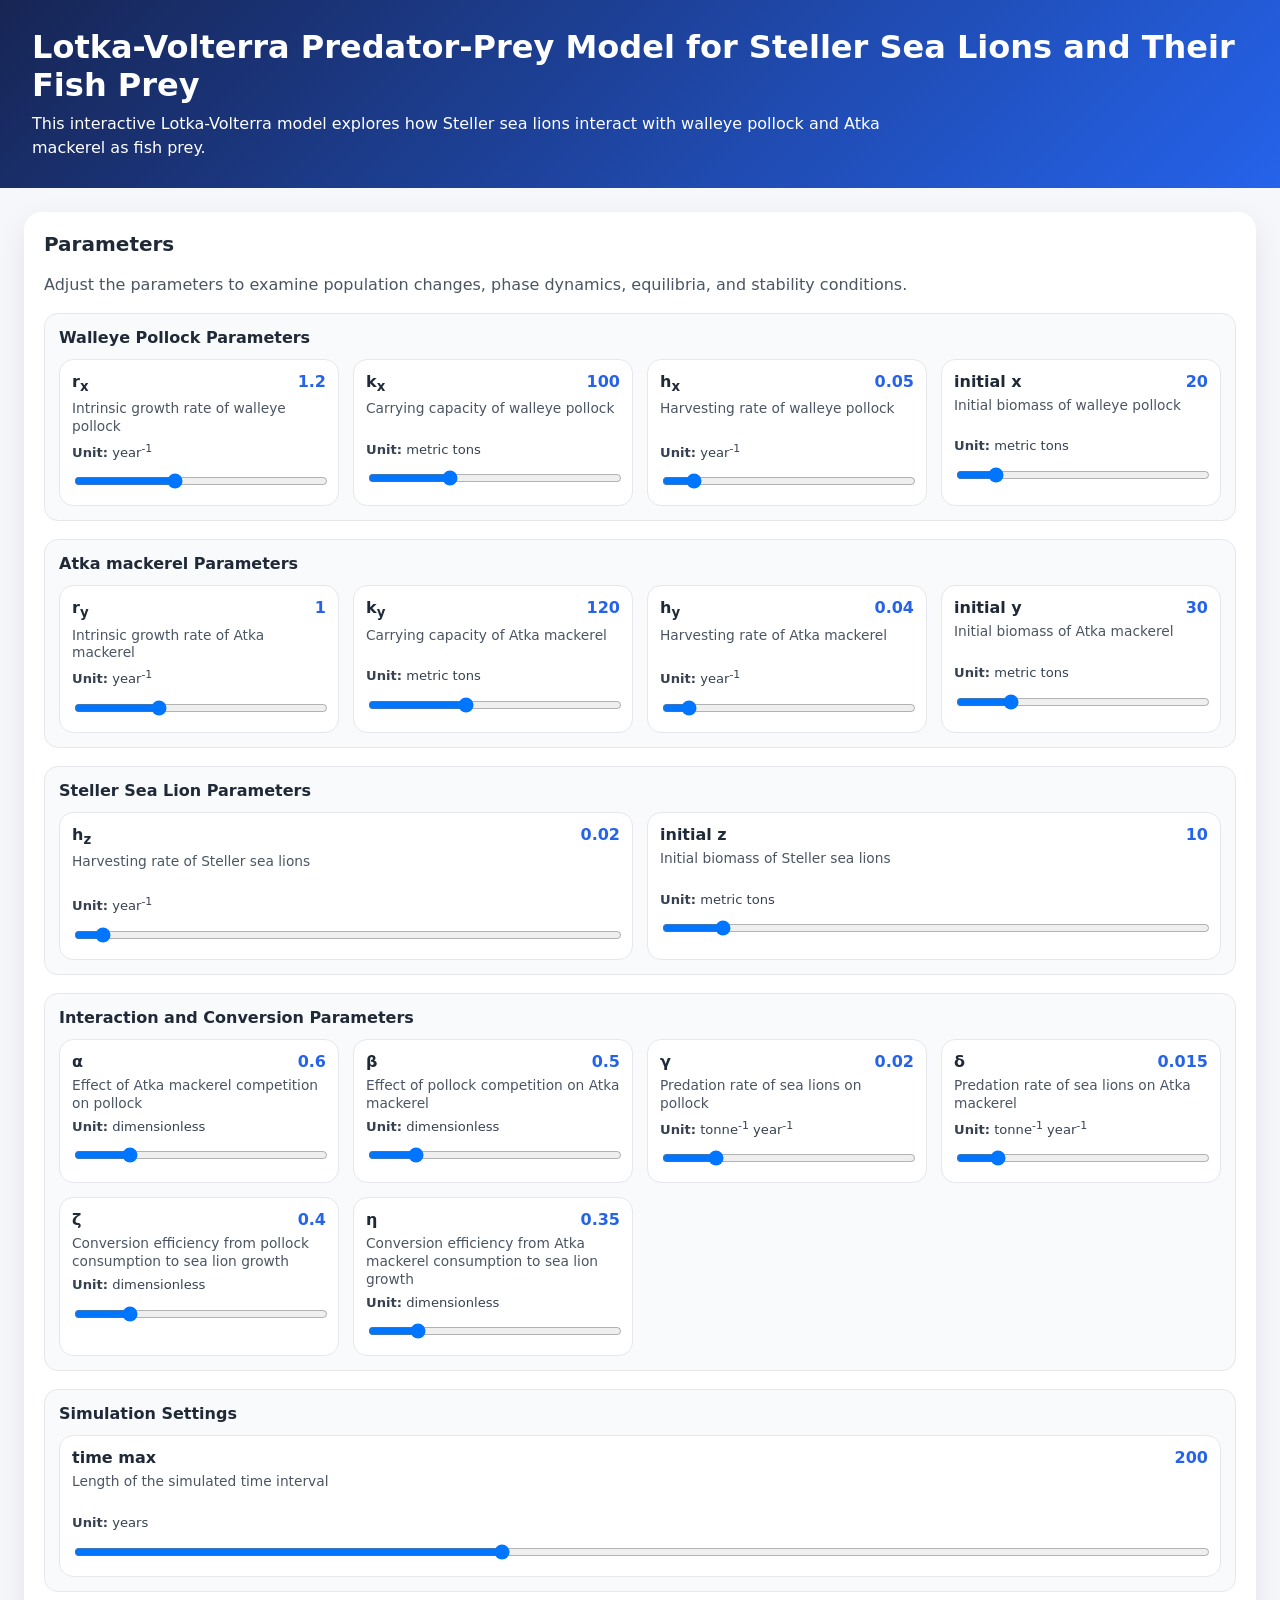
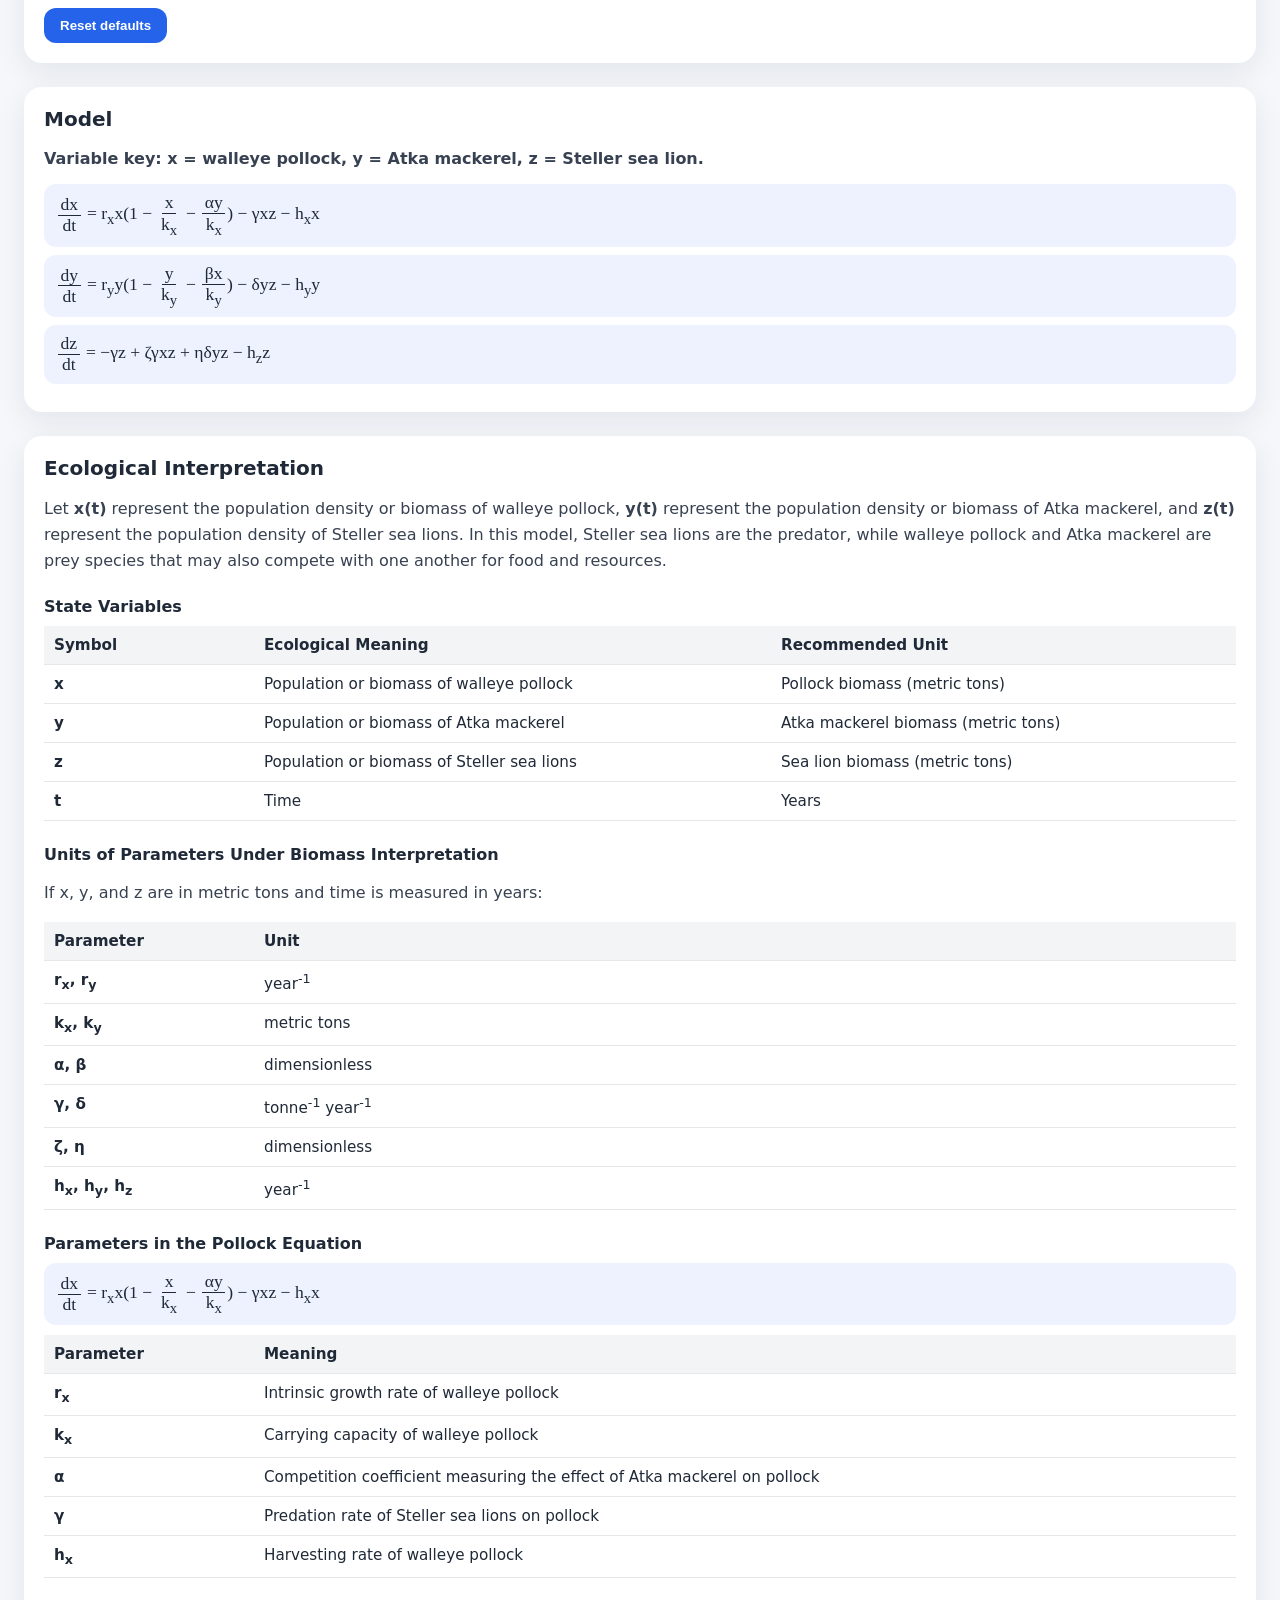
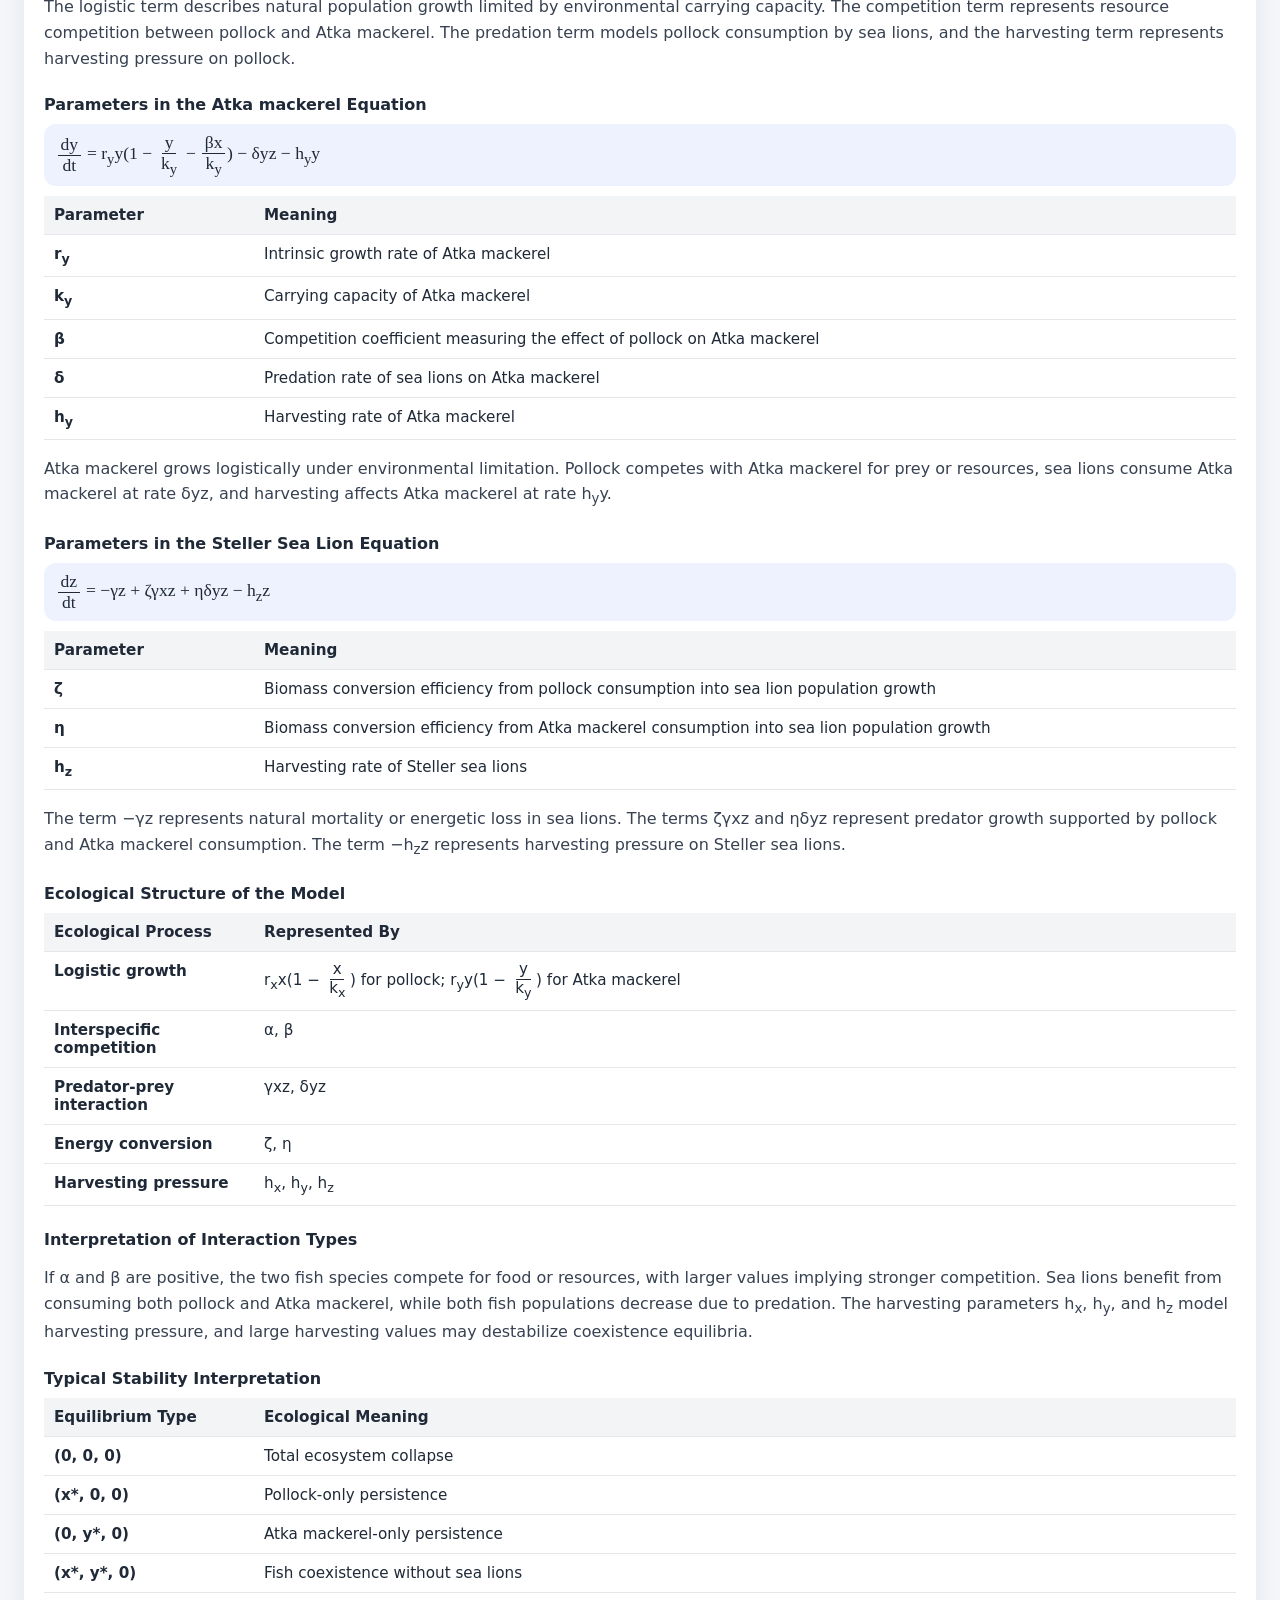
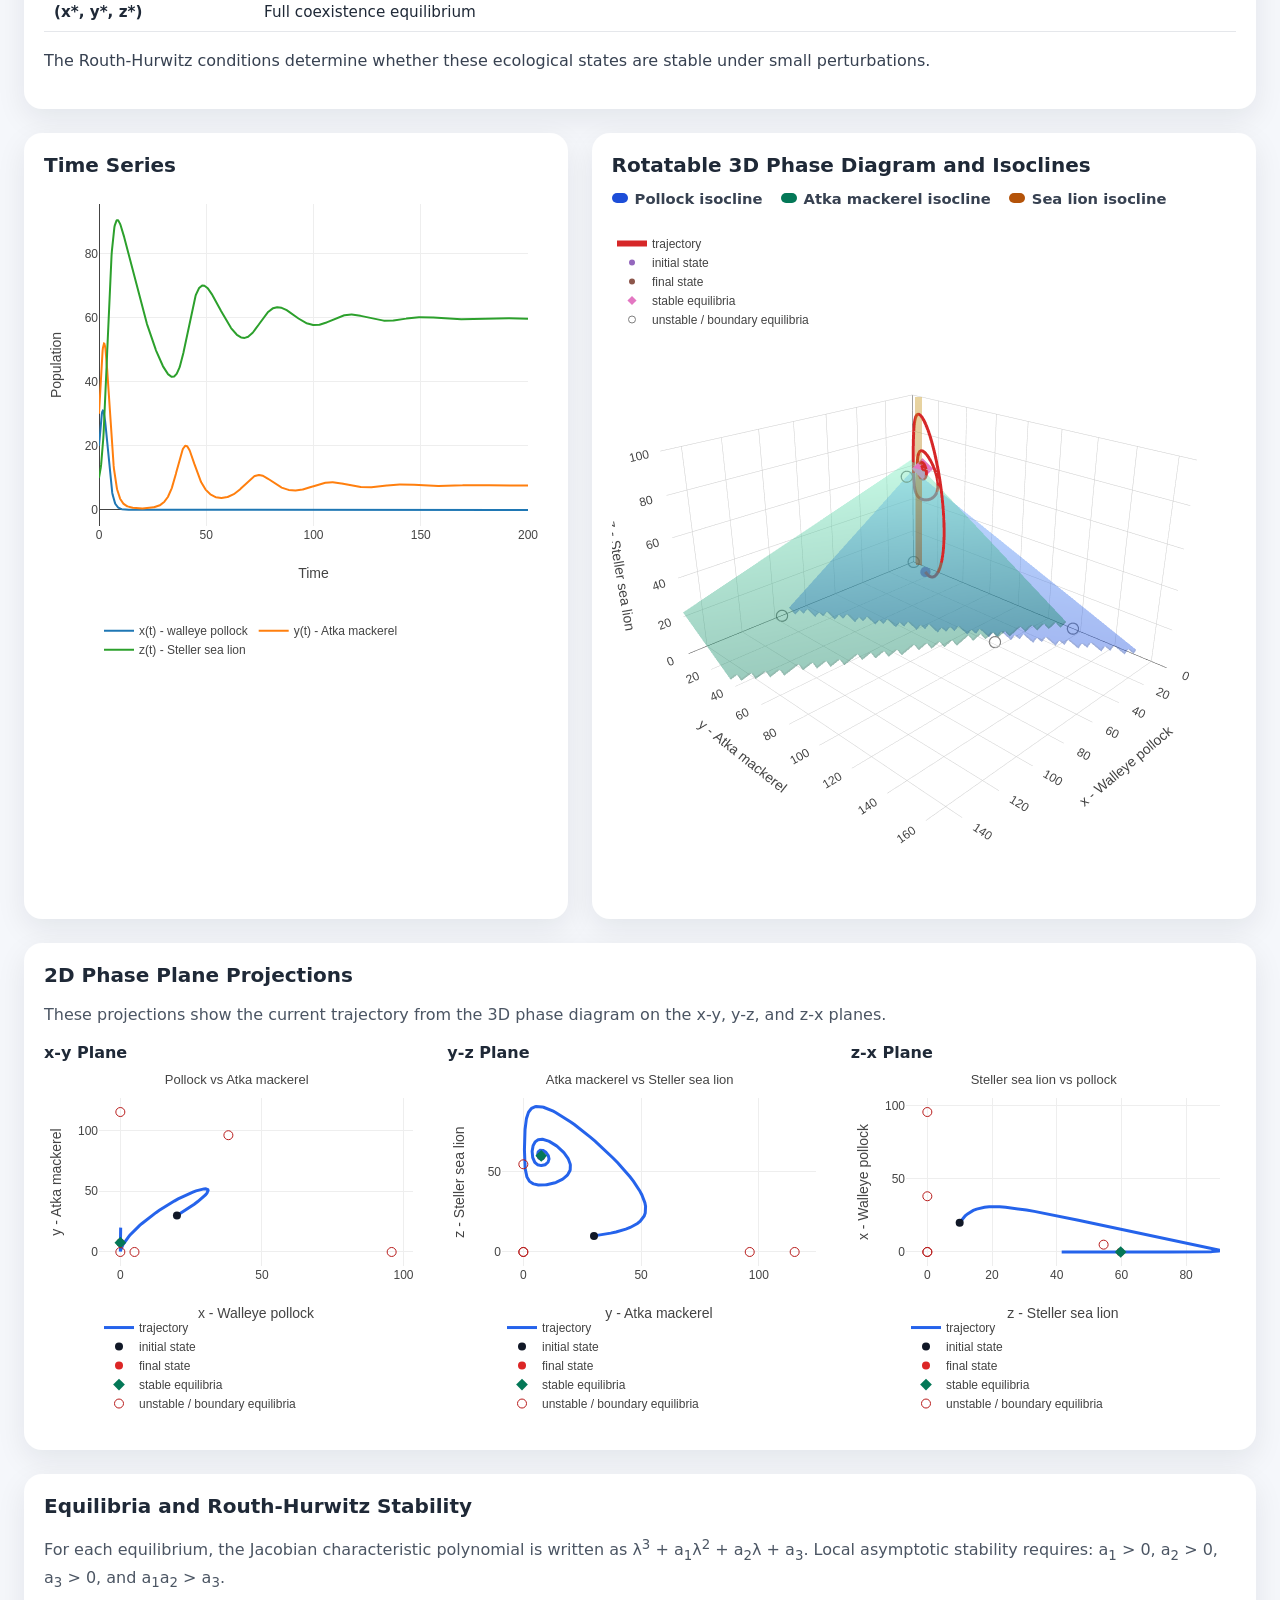
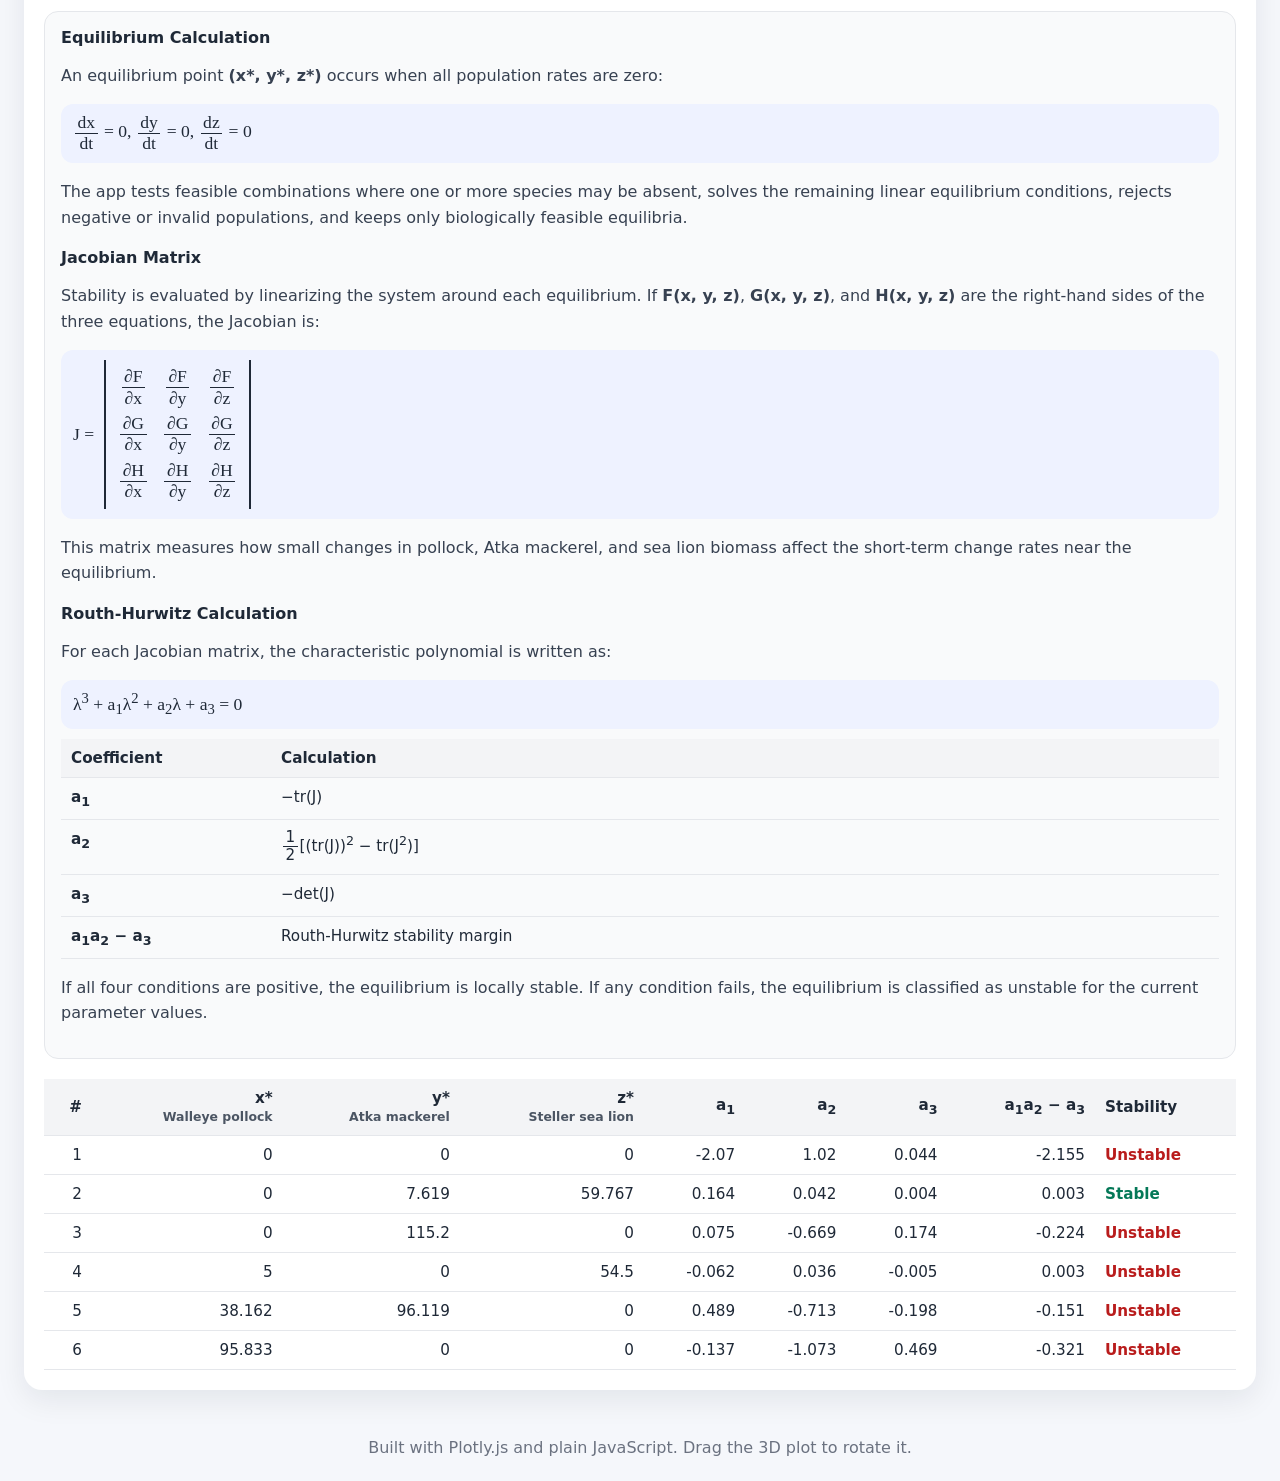
<file: Lotka-Volterra/index.html>
﻿<!DOCTYPE html>
<html lang="en">
<head>
  <meta charset="UTF-8" />
  <meta name="viewport" content="width=device-width, initial-scale=1.0" />
  <title>Lotka-Volterra Predator-Prey Model for Steller Sea Lions and Their Fish Prey</title>
  <link rel="stylesheet" href="styles.css" />
  <script src="https://cdn.plot.ly/plotly-2.35.2.min.js"></script>
</head>
<body>
  <header>
    <h1>Lotka-Volterra Predator-Prey Model for Steller Sea Lions and Their Fish Prey</h1>
    <p>
      This interactive Lotka-Volterra model explores how Steller sea lions interact with
      walleye pollock and Atka mackerel as fish prey.
    </p>
  </header>

  <main>
    <section class="panel controls">
      <h2>Parameters</h2>
      <p class="note">
        Adjust the parameters to examine population changes, phase dynamics, equilibria,
        and stability conditions.
      </p>
      <div id="sliderGrid"></div>
      <button id="resetBtn">Reset defaults</button>
    </section>

    <section class="panel equations">
      <h2>Model</h2>
      <p class="variable-key">
        Variable key: x = walleye pollock, y = Atka mackerel, z = Steller sea lion.
      </p>
      <div class="equation">
        <span class="frac"><span>dx</span><span>dt</span></span>
        = r<sub>x</sub>x(1 &minus;
        <span class="frac"><span>x</span><span>k<sub>x</sub></span></span>
        &minus;
        <span class="frac"><span>&alpha;y</span><span>k<sub>x</sub></span></span>)
        &minus; &gamma;xz &minus; h<sub>x</sub>x
      </div>
      <div class="equation">
        <span class="frac"><span>dy</span><span>dt</span></span>
        = r<sub>y</sub>y(1 &minus;
        <span class="frac"><span>y</span><span>k<sub>y</sub></span></span>
        &minus;
        <span class="frac"><span>&beta;x</span><span>k<sub>y</sub></span></span>)
        &minus; &delta;yz &minus; h<sub>y</sub>y
      </div>
      <div class="equation">
        <span class="frac"><span>dz</span><span>dt</span></span>
        = &minus;&gamma;z + &zeta;&gamma;xz + &eta;&delta;yz &minus; h<sub>z</sub>z
      </div>
    </section>

    <section class="panel interpretation">
      <h2>Ecological Interpretation</h2>
      <p>
        Let <strong>x(t)</strong> represent the population density or biomass of walleye pollock,
        <strong>y(t)</strong> represent the population density or biomass of Atka mackerel, and
        <strong>z(t)</strong> represent the population density of Steller sea lions. In this model,
        Steller sea lions are the predator, while walleye pollock and Atka mackerel are prey species
        that may also compete with one another for food and resources.
      </p>

      <h3>State Variables</h3>
      <div class="table-wrap compact-table">
        <table>
          <thead>
            <tr>
              <th>Symbol</th>
              <th>Ecological Meaning</th>
              <th>Recommended Unit</th>
            </tr>
          </thead>
          <tbody>
            <tr><td>x</td><td>Population or biomass of walleye pollock</td><td>Pollock biomass (metric tons)</td></tr>
            <tr><td>y</td><td>Population or biomass of Atka mackerel</td><td>Atka mackerel biomass (metric tons)</td></tr>
            <tr><td>z</td><td>Population or biomass of Steller sea lions</td><td>Sea lion biomass (metric tons)</td></tr>
            <tr><td>t</td><td>Time</td><td>Years</td></tr>
          </tbody>
        </table>
      </div>

      <h3>Units of Parameters Under Biomass Interpretation</h3>
      <p>If x, y, and z are in metric tons and time is measured in years:</p>
      <div class="table-wrap compact-table">
        <table>
          <thead>
            <tr>
              <th>Parameter</th>
              <th>Unit</th>
            </tr>
          </thead>
          <tbody>
            <tr><td>r<sub>x</sub>, r<sub>y</sub></td><td>year<sup>-1</sup></td></tr>
            <tr><td>k<sub>x</sub>, k<sub>y</sub></td><td>metric tons</td></tr>
            <tr><td>&alpha;, &beta;</td><td>dimensionless</td></tr>
            <tr><td>&gamma;, &delta;</td><td>tonne<sup>-1</sup> year<sup>-1</sup></td></tr>
            <tr><td>&zeta;, &eta;</td><td>dimensionless</td></tr>
            <tr><td>h<sub>x</sub>, h<sub>y</sub>, h<sub>z</sub></td><td>year<sup>-1</sup></td></tr>
          </tbody>
        </table>
      </div>

      <h3>Parameters in the Pollock Equation</h3>
      <div class="equation">
        <span class="frac"><span>dx</span><span>dt</span></span>
        = r<sub>x</sub>x(1 &minus;
        <span class="frac"><span>x</span><span>k<sub>x</sub></span></span>
        &minus;
        <span class="frac"><span>&alpha;y</span><span>k<sub>x</sub></span></span>)
        &minus; &gamma;xz &minus; h<sub>x</sub>x
      </div>
      <div class="table-wrap compact-table">
        <table>
          <thead>
            <tr>
              <th>Parameter</th>
              <th>Meaning</th>
            </tr>
          </thead>
          <tbody>
            <tr><td>r<sub>x</sub></td><td>Intrinsic growth rate of walleye pollock</td></tr>
            <tr><td>k<sub>x</sub></td><td>Carrying capacity of walleye pollock</td></tr>
            <tr><td>&alpha;</td><td>Competition coefficient measuring the effect of Atka mackerel on pollock</td></tr>
            <tr><td>&gamma;</td><td>Predation rate of Steller sea lions on pollock</td></tr>
            <tr><td>h<sub>x</sub></td><td>Harvesting rate of walleye pollock</td></tr>
          </tbody>
        </table>
      </div>
      <p>
        The logistic term describes natural population growth limited by environmental carrying
        capacity. The competition term represents resource competition between pollock and Atka mackerel.
        The predation term models pollock consumption by sea lions, and the harvesting term
        represents harvesting pressure on pollock.
      </p>

      <h3>Parameters in the Atka mackerel Equation</h3>
      <div class="equation">
        <span class="frac"><span>dy</span><span>dt</span></span>
        = r<sub>y</sub>y(1 &minus;
        <span class="frac"><span>y</span><span>k<sub>y</sub></span></span>
        &minus;
        <span class="frac"><span>&beta;x</span><span>k<sub>y</sub></span></span>)
        &minus; &delta;yz &minus; h<sub>y</sub>y
      </div>
      <div class="table-wrap compact-table">
        <table>
          <thead>
            <tr>
              <th>Parameter</th>
              <th>Meaning</th>
            </tr>
          </thead>
          <tbody>
            <tr><td>r<sub>y</sub></td><td>Intrinsic growth rate of Atka mackerel</td></tr>
            <tr><td>k<sub>y</sub></td><td>Carrying capacity of Atka mackerel</td></tr>
            <tr><td>&beta;</td><td>Competition coefficient measuring the effect of pollock on Atka mackerel</td></tr>
            <tr><td>&delta;</td><td>Predation rate of sea lions on Atka mackerel</td></tr>
            <tr><td>h<sub>y</sub></td><td>Harvesting rate of Atka mackerel</td></tr>
          </tbody>
        </table>
      </div>
      <p>
        Atka mackerel grows logistically under environmental limitation. Pollock competes with Atka mackerel
        for prey or resources, sea lions consume Atka mackerel at rate &delta;yz, and harvesting affects Atka mackerel at rate h<sub>y</sub>y.
      </p>

      <h3>Parameters in the Steller Sea Lion Equation</h3>
      <div class="equation">
        <span class="frac"><span>dz</span><span>dt</span></span>
        = &minus;&gamma;z + &zeta;&gamma;xz + &eta;&delta;yz &minus; h<sub>z</sub>z
      </div>
      <div class="table-wrap compact-table">
        <table>
          <thead>
            <tr>
              <th>Parameter</th>
              <th>Meaning</th>
            </tr>
          </thead>
          <tbody>
            <tr><td>&zeta;</td><td>Biomass conversion efficiency from pollock consumption into sea lion population growth</td></tr>
            <tr><td>&eta;</td><td>Biomass conversion efficiency from Atka mackerel consumption into sea lion population growth</td></tr>
            <tr><td>h<sub>z</sub></td><td>Harvesting rate of Steller sea lions</td></tr>
          </tbody>
        </table>
      </div>
      <p>
        The term &minus;&gamma;z represents natural mortality or energetic loss in sea lions. The terms &zeta;&gamma;xz
        and &eta;&delta;yz represent predator growth supported by pollock and Atka mackerel consumption. The term &minus;h<sub>z</sub>z
        represents harvesting pressure on Steller sea lions.
      </p>

      <h3>Ecological Structure of the Model</h3>
      <div class="table-wrap compact-table">
        <table>
          <thead>
            <tr>
              <th>Ecological Process</th>
              <th>Represented By</th>
            </tr>
          </thead>
          <tbody>
            <tr>
              <td>Logistic growth</td>
              <td>
                r<sub>x</sub>x(1 &minus; <span class="frac"><span>x</span><span>k<sub>x</sub></span></span>) for pollock;
                r<sub>y</sub>y(1 &minus; <span class="frac"><span>y</span><span>k<sub>y</sub></span></span>) for Atka mackerel
              </td>
            </tr>
            <tr><td>Interspecific competition</td><td>&alpha;, &beta;</td></tr>
            <tr><td>Predator-prey interaction</td><td>&gamma;xz, &delta;yz</td></tr>
            <tr><td>Energy conversion</td><td>&zeta;, &eta;</td></tr>
            <tr><td>Harvesting pressure</td><td>h<sub>x</sub>, h<sub>y</sub>, h<sub>z</sub></td></tr>
          </tbody>
        </table>
      </div>

      <h3>Interpretation of Interaction Types</h3>
      <p>
        If &alpha; and &beta; are positive, the two fish species compete for food or resources, with larger
        values implying stronger competition. Sea lions benefit from consuming both pollock and Atka mackerel,
        while both fish populations decrease due to predation. The harvesting parameters h<sub>x</sub>, h<sub>y</sub>,
        and h<sub>z</sub> model harvesting pressure, and large harvesting values may destabilize coexistence equilibria.
      </p>

      <h3>Typical Stability Interpretation</h3>
      <div class="table-wrap compact-table">
        <table>
          <thead>
            <tr>
              <th>Equilibrium Type</th>
              <th>Ecological Meaning</th>
            </tr>
          </thead>
          <tbody>
            <tr><td>(0, 0, 0)</td><td>Total ecosystem collapse</td></tr>
            <tr><td>(x*, 0, 0)</td><td>Pollock-only persistence</td></tr>
            <tr><td>(0, y*, 0)</td><td>Atka mackerel-only persistence</td></tr>
            <tr><td>(x*, y*, 0)</td><td>Fish coexistence without sea lions</td></tr>
            <tr><td>(x*, y*, z*)</td><td>Full coexistence equilibrium</td></tr>
          </tbody>
        </table>
      </div>
      <p>
        The Routh-Hurwitz conditions determine whether these ecological states are stable under
        small perturbations.
      </p>
    </section>

    <section class="plot-grid">
      <div class="panel">
        <h2>Time Series</h2>
        <div id="timePlot" class="plot"></div>
      </div>

      <div class="panel">
        <h2>Rotatable 3D Phase Diagram and Isoclines</h2>
        <div class="color-key">
          <span><i class="swatch pollock"></i>Pollock isocline</span>
          <span><i class="swatch mackerel"></i>Atka mackerel isocline</span>
          <span><i class="swatch sea-lion"></i>Sea lion isocline</span>
        </div>
        <div id="phasePlot" class="plot big-plot"></div>
      </div>
    </section>

    <section class="panel">
      <h2>2D Phase Plane Projections</h2>
      <p class="note">
        These projections show the current trajectory from the 3D phase diagram on the x-y,
        y-z, and z-x planes.
      </p>
      <div class="projection-grid">
        <div>
          <h3>x-y Plane</h3>
          <div id="xyPlot" class="plot projection-plot"></div>
        </div>
        <div>
          <h3>y-z Plane</h3>
          <div id="yzPlot" class="plot projection-plot"></div>
        </div>
        <div>
          <h3>z-x Plane</h3>
          <div id="zxPlot" class="plot projection-plot"></div>
        </div>
      </div>
    </section>

    <section class="panel">
      <h2>Equilibria and Routh-Hurwitz Stability</h2>
      <p class="note">
        For each equilibrium, the Jacobian characteristic polynomial is written as
        &lambda;<sup>3</sup> + a<sub>1</sub>&lambda;<sup>2</sup> + a<sub>2</sub>&lambda; + a<sub>3</sub>.
        Local asymptotic stability requires:
        a<sub>1</sub> &gt; 0, a<sub>2</sub> &gt; 0, a<sub>3</sub> &gt; 0,
        and a<sub>1</sub>a<sub>2</sub> &gt; a<sub>3</sub>.
      </p>
      <div class="calculation-details">
        <h3>Equilibrium Calculation</h3>
        <p>
          An equilibrium point <strong>(x*, y*, z*)</strong> occurs when all population rates are zero:
        </p>
        <div class="equation">
          <span class="frac"><span>dx</span><span>dt</span></span> = 0,
          <span class="frac"><span>dy</span><span>dt</span></span> = 0,
          <span class="frac"><span>dz</span><span>dt</span></span> = 0
        </div>
        <p>
          The app tests feasible combinations where one or more species may be absent, solves the
          remaining linear equilibrium conditions, rejects negative or invalid populations, and keeps
          only biologically feasible equilibria.
        </p>

        <h3>Jacobian Matrix</h3>
        <p>
          Stability is evaluated by linearizing the system around each equilibrium. If
          <strong>F(x, y, z)</strong>, <strong>G(x, y, z)</strong>, and <strong>H(x, y, z)</strong>
          are the right-hand sides of the three equations, the Jacobian is:
        </p>
        <div class="equation matrix-equation">
          J =
          <span class="matrix">
            <span class="frac"><span>&part;F</span><span>&part;x</span></span>
            <span class="frac"><span>&part;F</span><span>&part;y</span></span>
            <span class="frac"><span>&part;F</span><span>&part;z</span></span>
            <span class="frac"><span>&part;G</span><span>&part;x</span></span>
            <span class="frac"><span>&part;G</span><span>&part;y</span></span>
            <span class="frac"><span>&part;G</span><span>&part;z</span></span>
            <span class="frac"><span>&part;H</span><span>&part;x</span></span>
            <span class="frac"><span>&part;H</span><span>&part;y</span></span>
            <span class="frac"><span>&part;H</span><span>&part;z</span></span>
          </span>
        </div>
        <p>
          This matrix measures how small changes in pollock, Atka mackerel, and sea lion biomass affect the
          short-term change rates near the equilibrium.
        </p>

        <h3>Routh-Hurwitz Calculation</h3>
        <p>
          For each Jacobian matrix, the characteristic polynomial is written as:
        </p>
        <div class="equation">
          &lambda;<sup>3</sup> + a<sub>1</sub>&lambda;<sup>2</sup> + a<sub>2</sub>&lambda; + a<sub>3</sub> = 0
        </div>
        <div class="table-wrap compact-table">
          <table>
            <thead>
              <tr>
                <th>Coefficient</th>
                <th>Calculation</th>
              </tr>
            </thead>
            <tbody>
              <tr><td>a<sub>1</sub></td><td>&minus;tr(J)</td></tr>
              <tr><td>a<sub>2</sub></td><td><span class="frac"><span>1</span><span>2</span></span>[(tr(J))<sup>2</sup> &minus; tr(J<sup>2</sup>)]</td></tr>
              <tr><td>a<sub>3</sub></td><td>&minus;det(J)</td></tr>
              <tr><td>a<sub>1</sub>a<sub>2</sub> &minus; a<sub>3</sub></td><td>Routh-Hurwitz stability margin</td></tr>
            </tbody>
          </table>
        </div>
        <p>
          If all four conditions are positive, the equilibrium is locally stable. If any condition
          fails, the equilibrium is classified as unstable for the current parameter values.
        </p>
      </div>
      <div class="table-wrap">
        <table>
          <thead>
            <tr>
              <th>#</th>
              <th>x*<br><span>Walleye pollock</span></th>
              <th>y*<br><span>Atka mackerel</span></th>
              <th>z*<br><span>Steller sea lion</span></th>
              <th>a<sub>1</sub></th>
              <th>a<sub>2</sub></th>
              <th>a<sub>3</sub></th>
              <th>a<sub>1</sub>a<sub>2</sub> &minus; a<sub>3</sub></th>
              <th>Stability</th>
            </tr>
          </thead>
          <tbody id="equilibriaBody"></tbody>
        </table>
      </div>
    </section>
  </main>

  <footer>
    Built with Plotly.js and plain JavaScript. Drag the 3D plot to rotate it.
  </footer>

  <script src="script.js"></script>
</body>
</html>
</file>
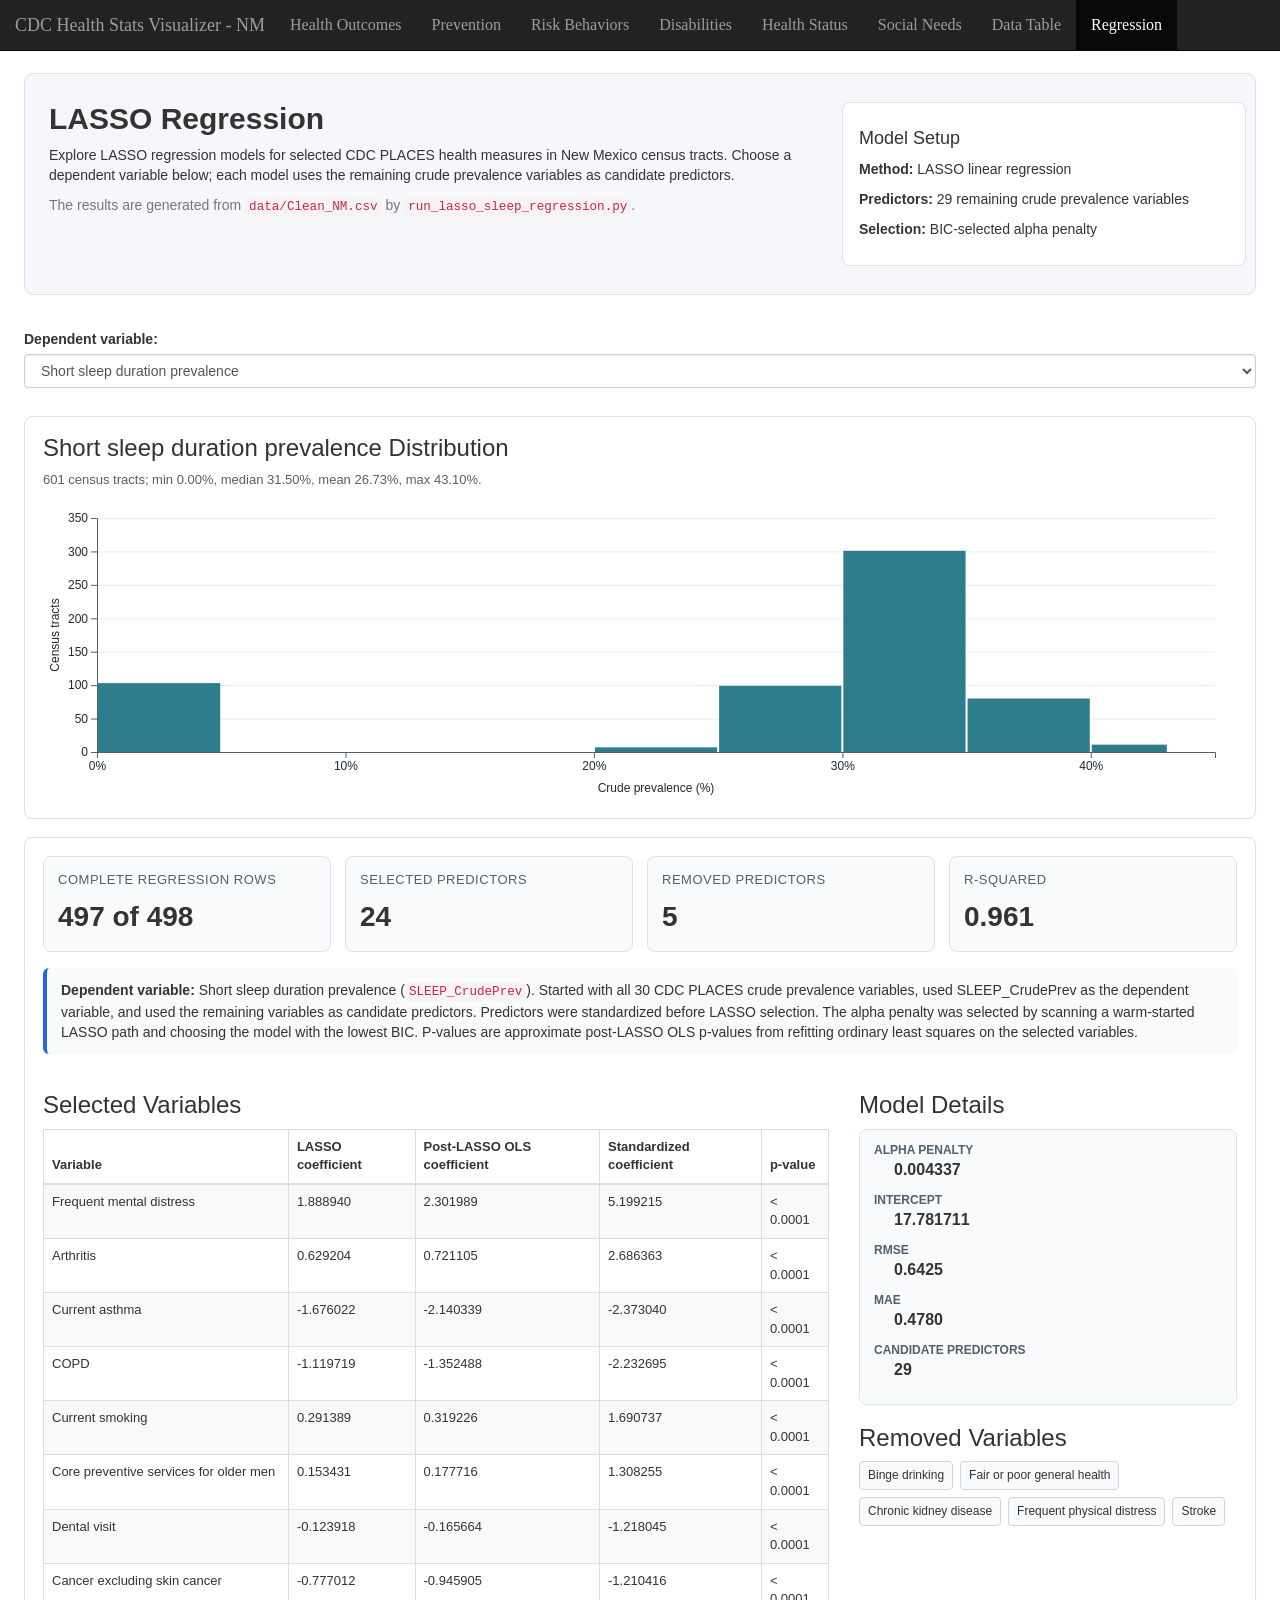
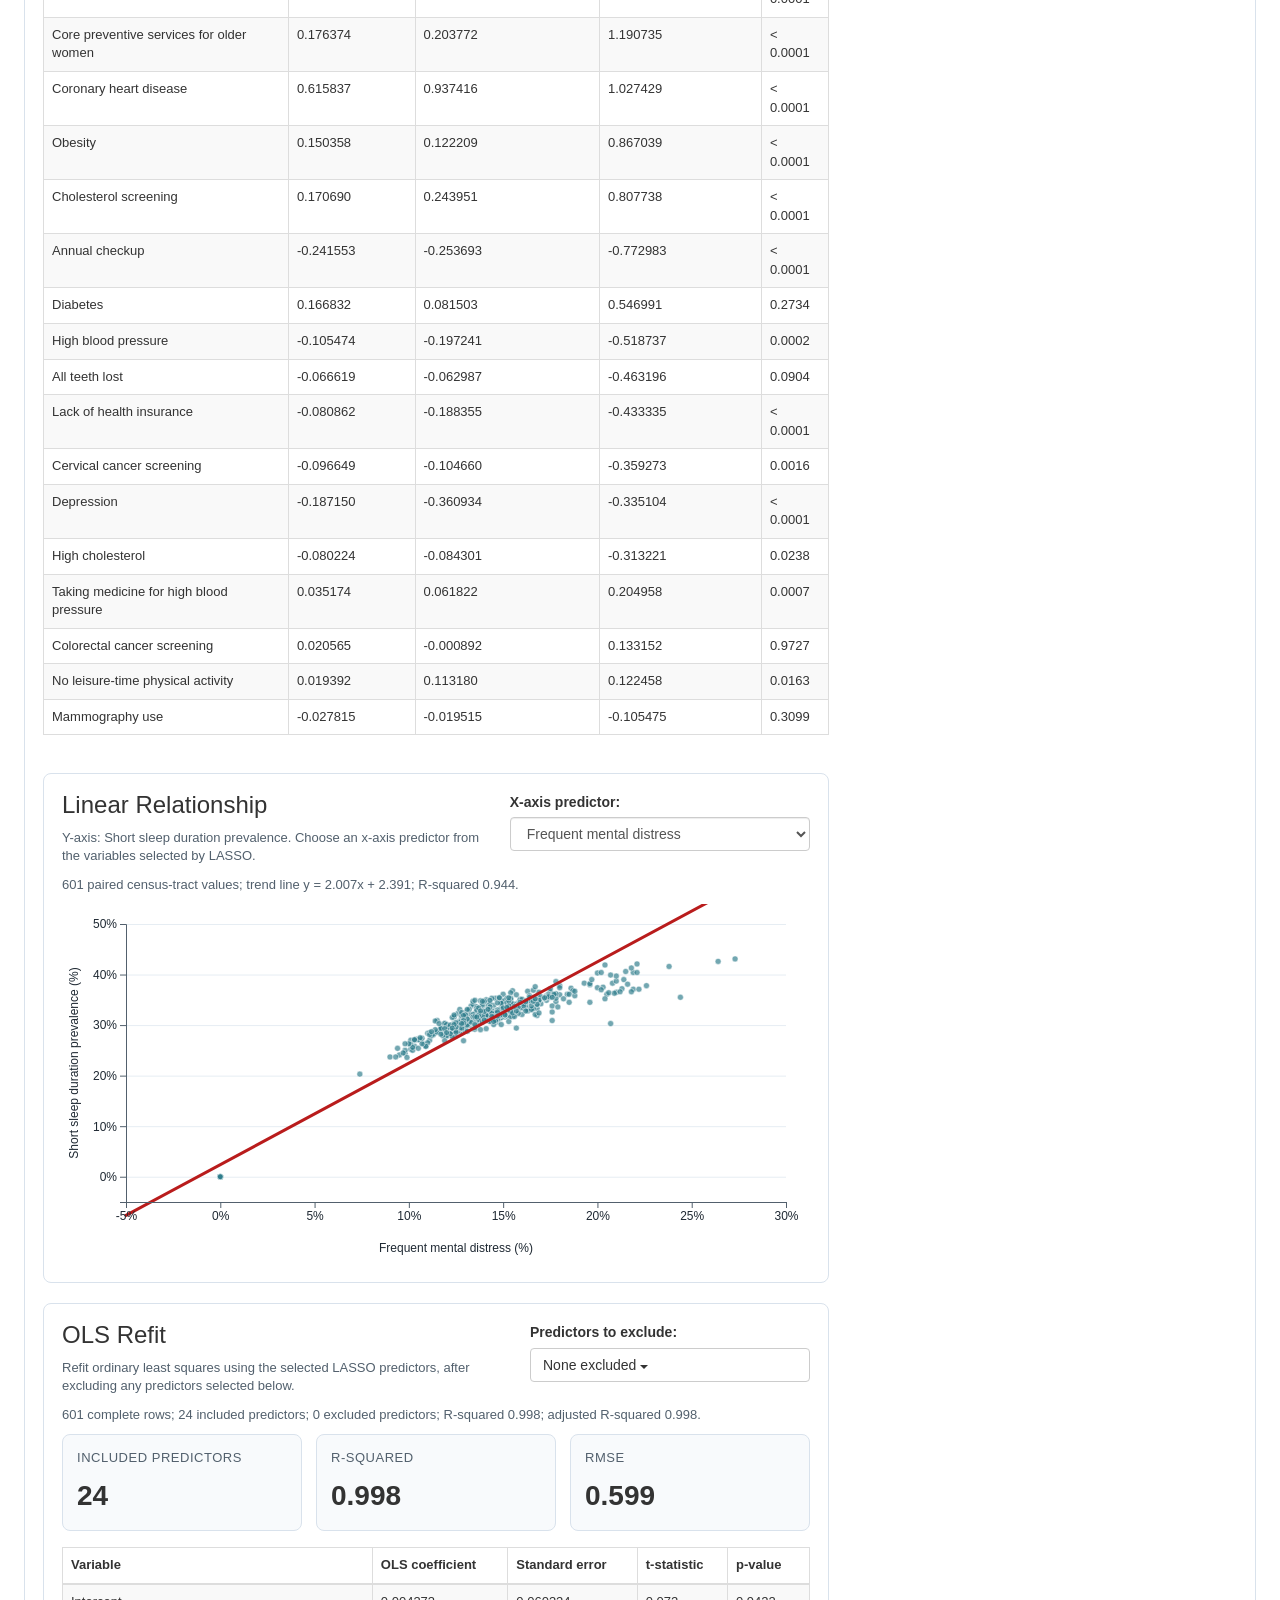
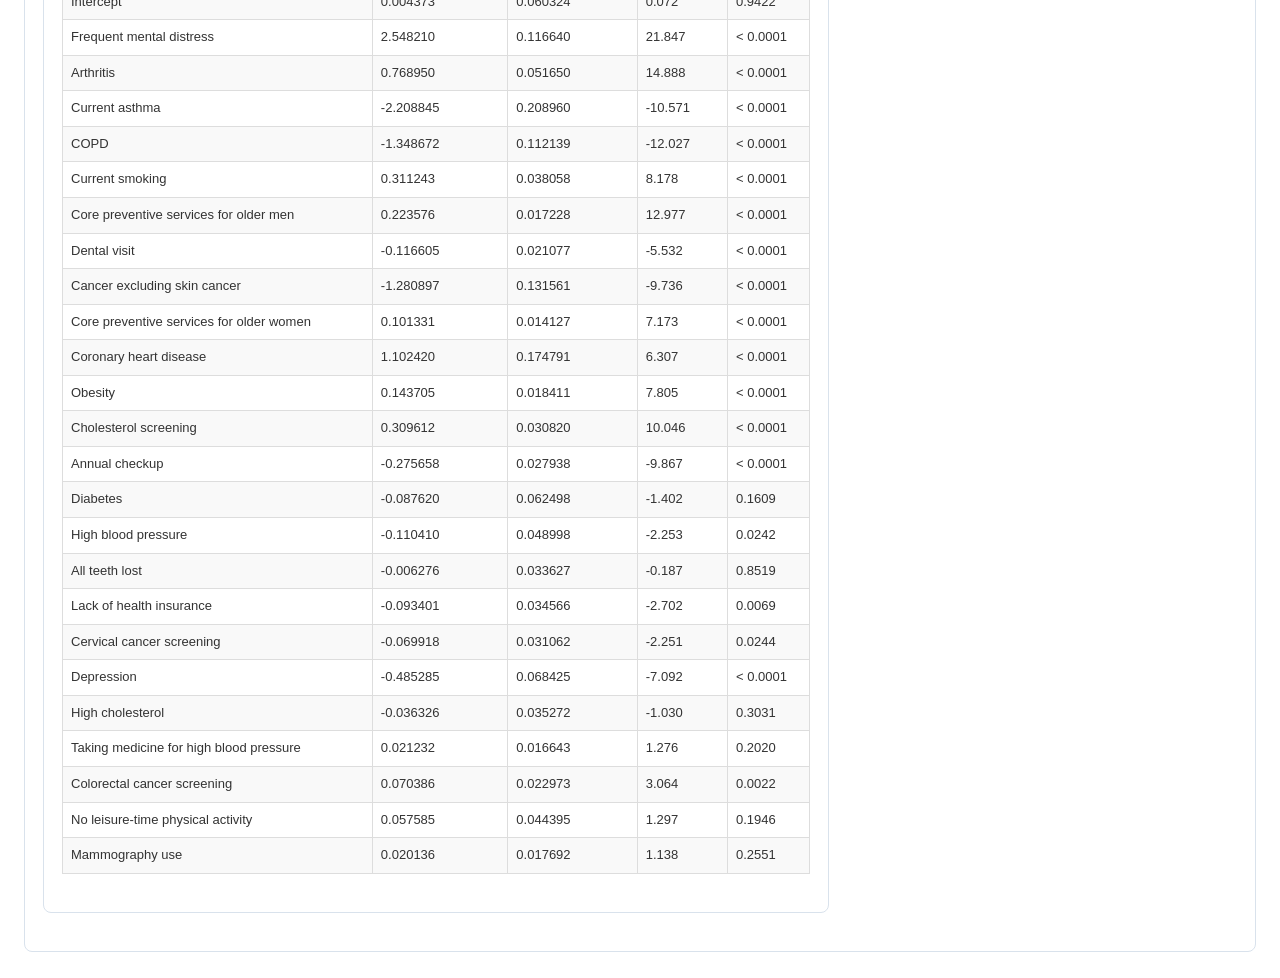
<file: MyWebApp_2.5/lasso_regression.html>
<!DOCTYPE html>
<html lang="en">

<head>
    <meta http-equiv="Content-Type" content="text/html; charset=UTF-8">
    <title>LASSO Regression - CDC Health Stats Visualizer</title>
    <meta charset="UTF-8">
    <meta name="viewport" content="width=device-width, initial-scale=1">

    <link rel="stylesheet" type="text/css" href="JS_CSS_downloaded_libraries/bootstrap/bootstrap.css">
    <link rel="stylesheet" type="text/css" href="myCSS_styleFiles/main.css">
    <link rel="stylesheet" type="text/css" href="myCSS_styleFiles/cdc_nm.css">
</head>

<body>
    <nav class="navbar navbar-inverse navbar-fixed-top">
        <div class="container-fluid">
            <div class="navbar-header">
                <a class="navbar-brand" href="index.html">CDC Health Stats Visualizer - NM</a>
                <button type="button" class="navbar-toggle" data-toggle="collapse" data-target="#myNavbar">
                    <span class="icon-bar"></span>
                    <span class="icon-bar"></span>
                    <span class="icon-bar"></span>
                </button>
            </div>

            <div class="collapse navbar-collapse" id="myNavbar">
                <ul class="nav navbar-nav">
                    <li><a href="index.html#health-outcomes">Health Outcomes</a></li>
                    <li><a href="index.html#prevention">Prevention</a></li>
                    <li><a href="index.html#health-risk-behaviors">Risk Behaviors</a></li>
                    <li><a href="index.html#disabilities">Disabilities</a></li>
                    <li><a href="index.html#health-status">Health Status</a></li>
                    <li><a href="index.html#health-related-social-needs">Social Needs</a></li>
                    <li><a href="index.html#cdc-data-table-section">Data Table</a></li>
                    <li class="active"><a href="lasso_regression.html">Regression</a></li>
                </ul>
            </div>
        </div>
    </nav>

    <main id="top" class="container-fluid cdc-page regression-page">
        <section class="cdc-hero regression-hero">
            <div class="row">
                <div class="col-md-8 col-sm-12">
                    <h1>LASSO Regression</h1>
                    <p>
                        Explore LASSO regression models for selected CDC PLACES health measures in New Mexico census
                        tracts. Choose a dependent variable below; each model uses the remaining crude prevalence
                        variables as candidate predictors.
                    </p>
                    <p class="text-muted">
                        The results are generated from <code>data/Clean_NM.csv</code> by
                        <code>run_lasso_sleep_regression.py</code>.
                    </p>
                </div>
                <div class="col-md-4 col-sm-12 cdc-data-note">
                    <h4>Model Setup</h4>
                    <p><b>Method:</b> LASSO linear regression</p>
                    <p><b>Predictors:</b> 29 remaining crude prevalence variables</p>
                    <p><b>Selection:</b> BIC-selected alpha penalty</p>
                </div>
            </div>
        </section>

        <section class="cdc-section regression-workspace">
            <div class="row">
                <div class="col-xs-12">
                    <div class="lasso-control-row">
                        <label class="cdc-select-label" for="lasso-dependent-variable-select">Dependent variable:</label>
                        <select id="lasso-dependent-variable-select"
                            class="form-control cdc-measure-select lasso-dependent-select">
                            <option value="SLEEP_CrudePrev">Short sleep duration prevalence</option>
                        </select>
                    </div>
                    <div class="lasso-histogram-panel">
                        <h3 id="lasso-histogram-title">Dependent Variable Distribution</h3>
                        <div id="lasso-histogram-summary" class="lasso-histogram-summary">Loading histogram...</div>
                        <div id="lasso-histogram" class="lasso-histogram"></div>
                    </div>
                    <div id="lasso-regression-output" class="lasso-output">
                        <div class="alert alert-info">Loading LASSO regression results...</div>
                    </div>
                </div>
            </div>
        </section>
    </main>

    <script src="JS_CSS_downloaded_libraries/d3/d3v5.16.0.js"></script>
    <script src="JS_CSS_downloaded_libraries/jQuery/jQuery.js"></script>
    <script src="JS_CSS_downloaded_libraries/bootstrap/Bootstrap.js"></script>
    <script src="myJS_scripts/lasso_regression.js?v=20260709-row-count-fix"></script>
</body>

</html>
</file>
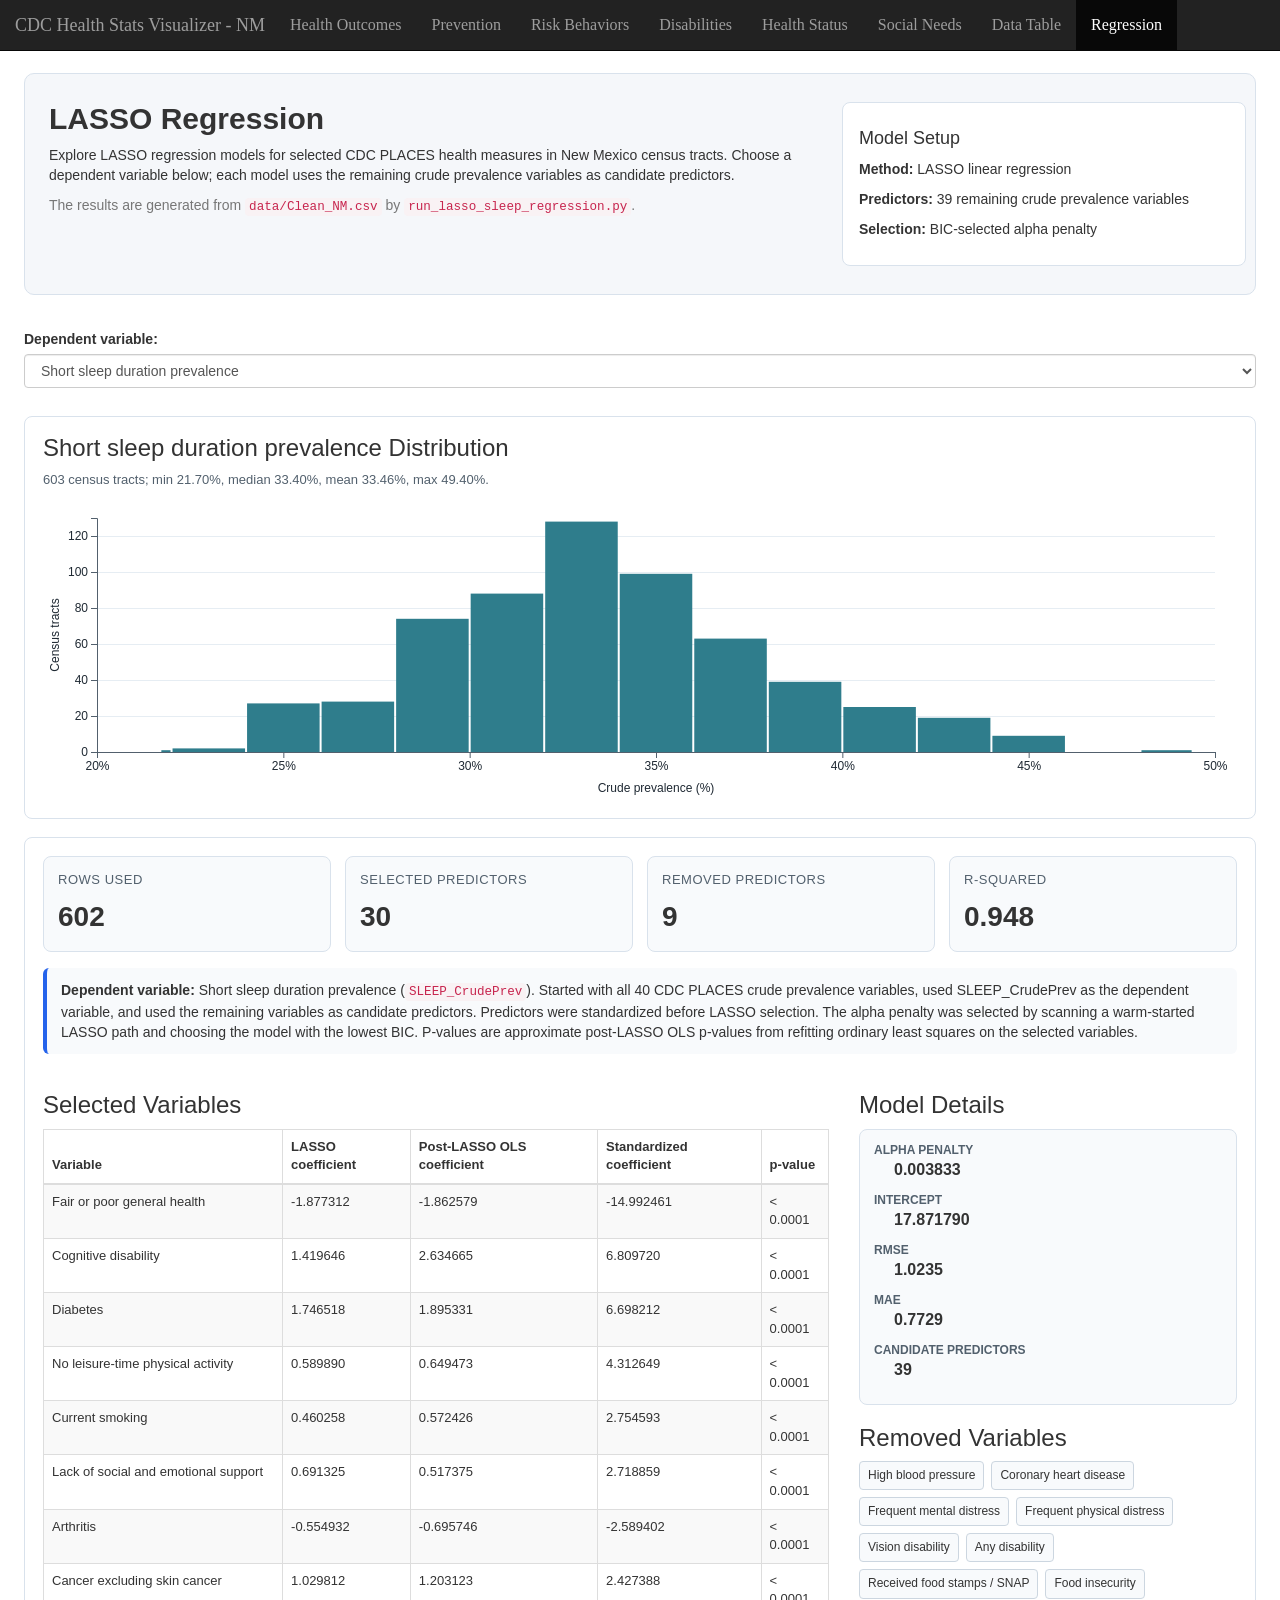
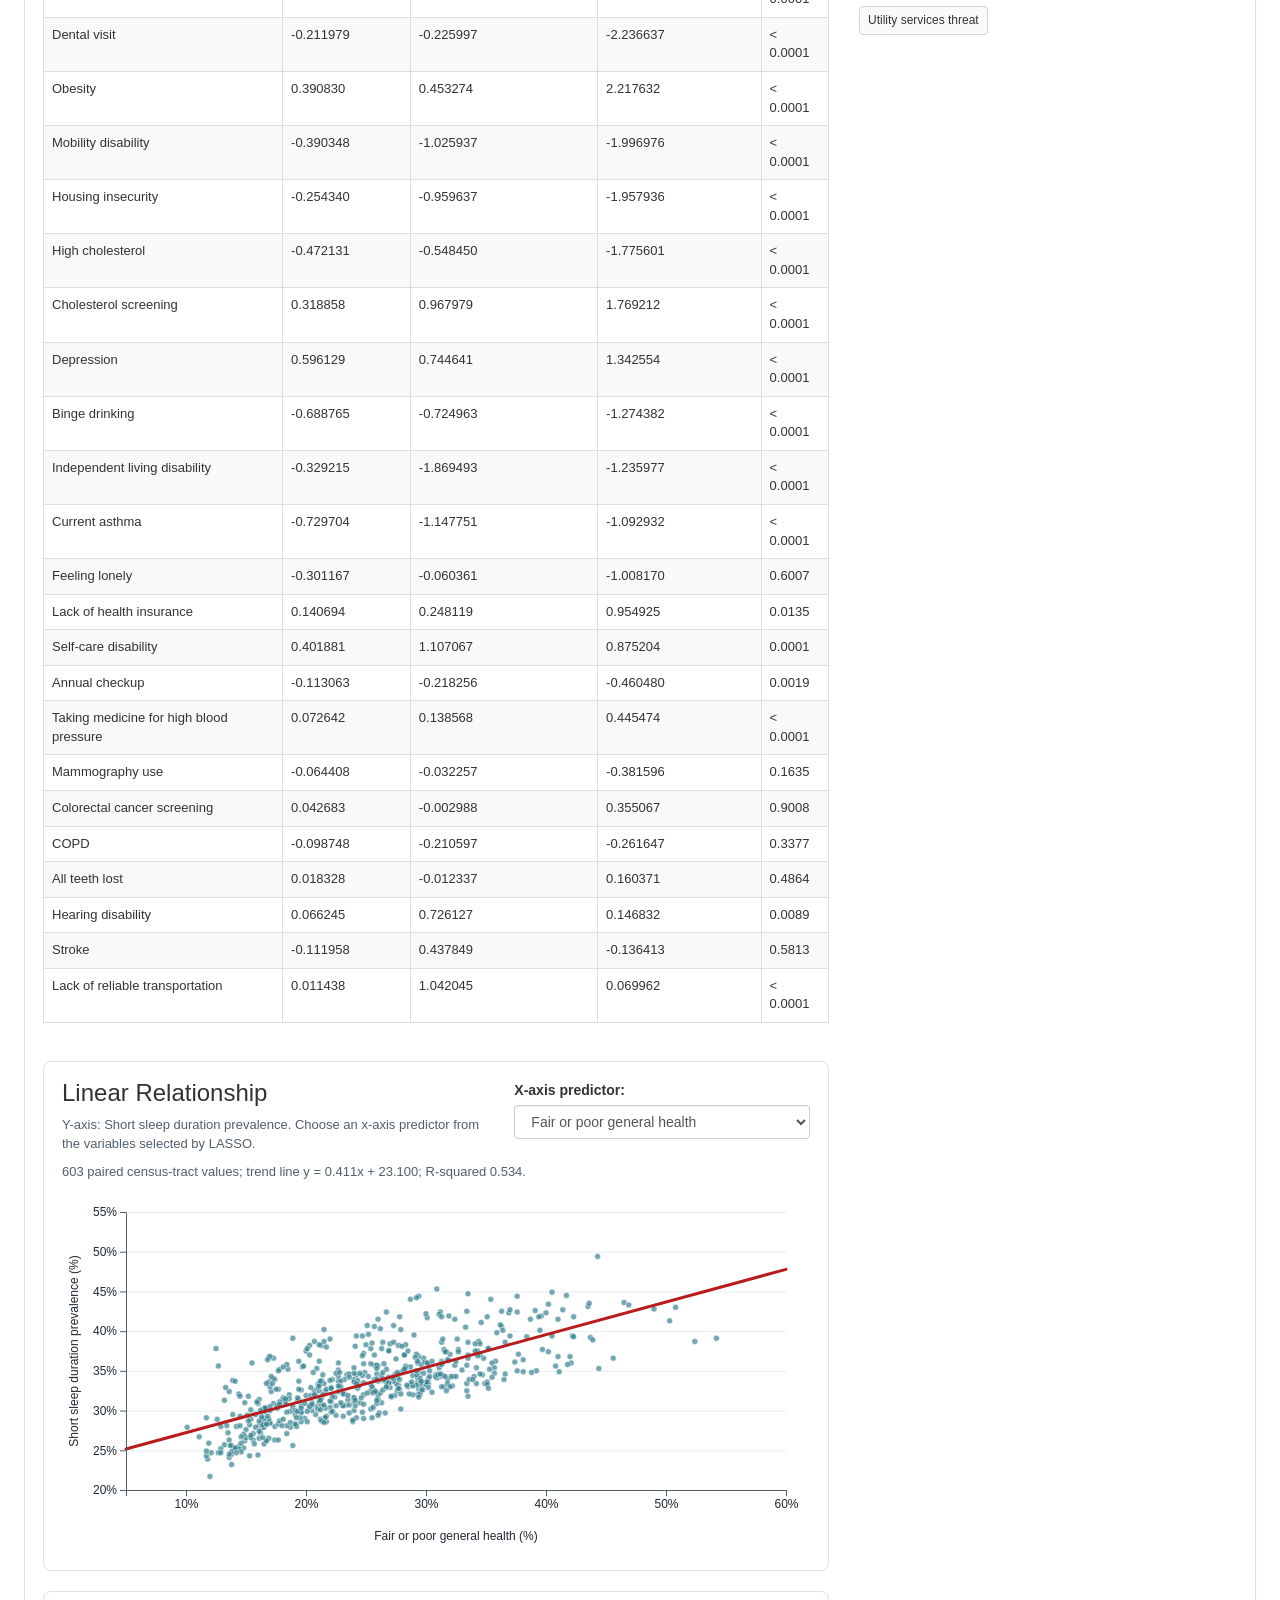
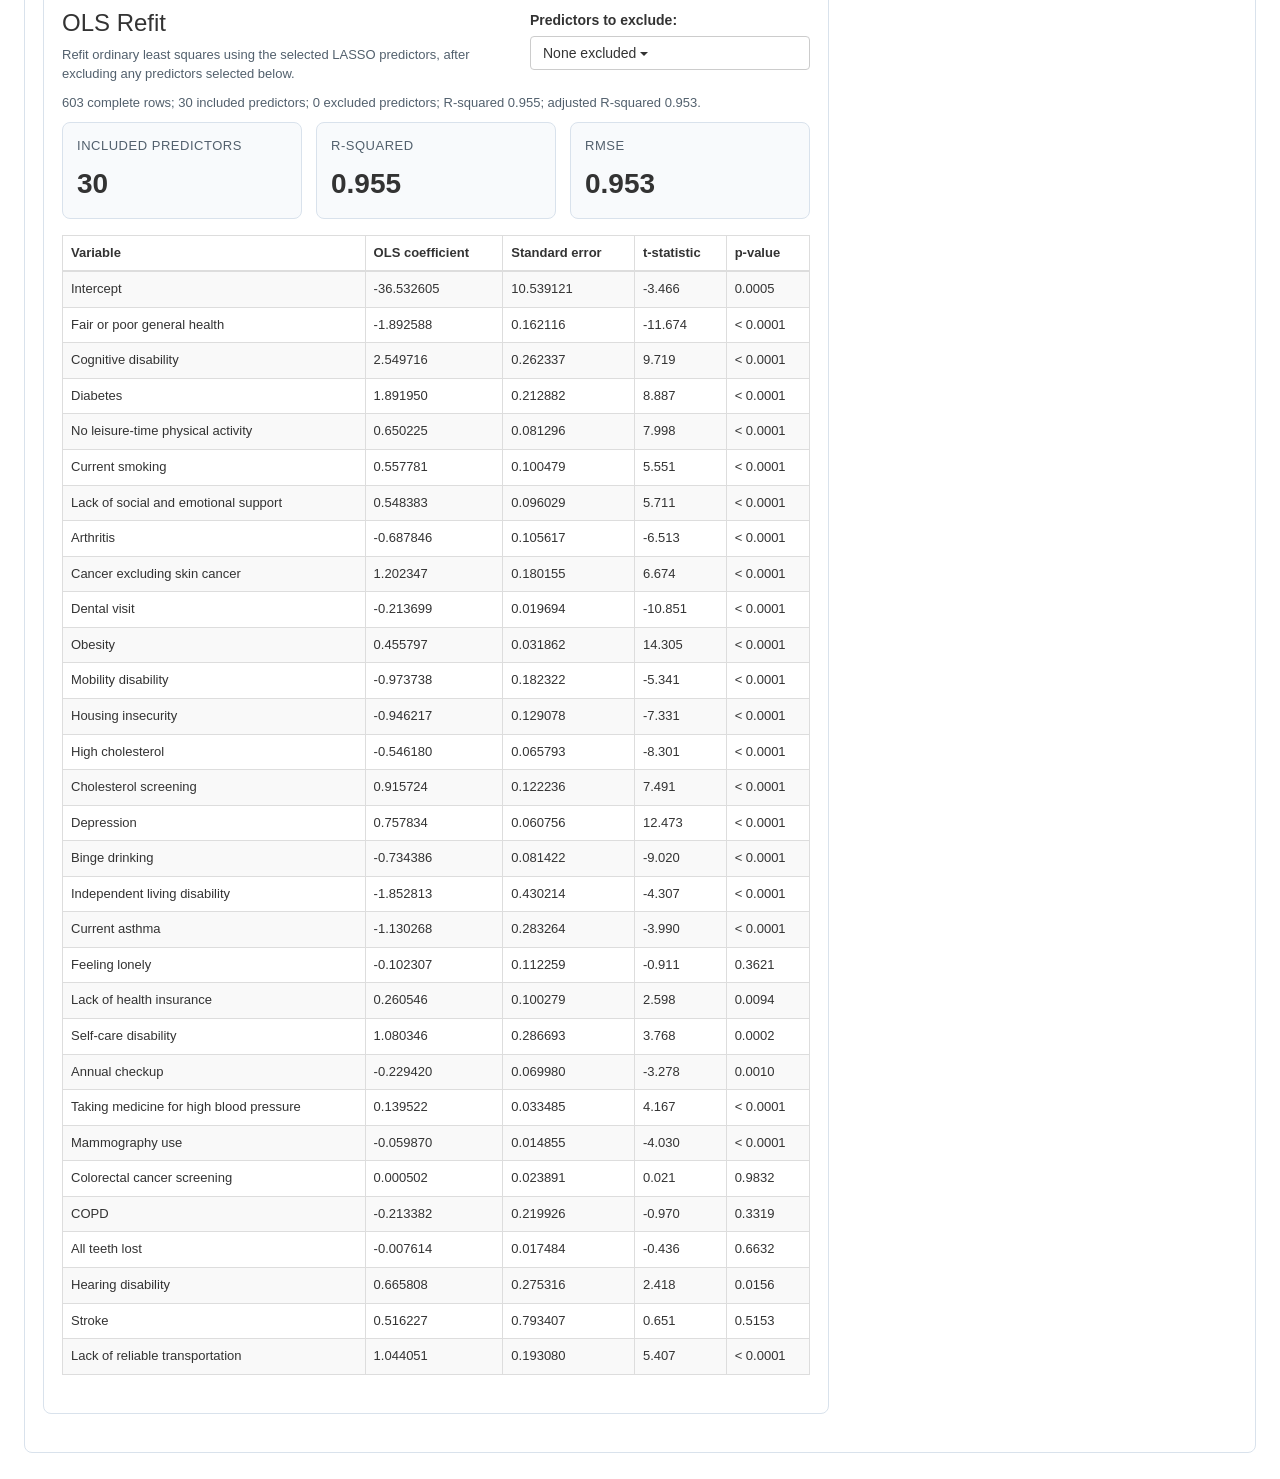
<file: MyWebApp_2/lasso_regression.html>
<!DOCTYPE html>
<html lang="en">

<head>
    <meta http-equiv="Content-Type" content="text/html; charset=UTF-8">
    <title>LASSO Regression - CDC Health Stats Visualizer</title>
    <meta charset="UTF-8">
    <meta name="viewport" content="width=device-width, initial-scale=1">

    <link rel="stylesheet" type="text/css" href="JS_CSS_downloaded_libraries/bootstrap/bootstrap.css">
    <link rel="stylesheet" type="text/css" href="myCSS_styleFiles/main.css">
    <link rel="stylesheet" type="text/css" href="myCSS_styleFiles/cdc_nm.css">
</head>

<body>
    <nav class="navbar navbar-inverse navbar-fixed-top">
        <div class="container-fluid">
            <div class="navbar-header">
                <a class="navbar-brand" href="index.html">CDC Health Stats Visualizer - NM</a>
                <button type="button" class="navbar-toggle" data-toggle="collapse" data-target="#myNavbar">
                    <span class="icon-bar"></span>
                    <span class="icon-bar"></span>
                    <span class="icon-bar"></span>
                </button>
            </div>

            <div class="collapse navbar-collapse" id="myNavbar">
                <ul class="nav navbar-nav">
                    <li><a href="index.html#health-outcomes">Health Outcomes</a></li>
                    <li><a href="index.html#prevention">Prevention</a></li>
                    <li><a href="index.html#health-risk-behaviors">Risk Behaviors</a></li>
                    <li><a href="index.html#disabilities">Disabilities</a></li>
                    <li><a href="index.html#health-status">Health Status</a></li>
                    <li><a href="index.html#health-related-social-needs">Social Needs</a></li>
                    <li><a href="index.html#cdc-data-table-section">Data Table</a></li>
                    <li class="active"><a href="lasso_regression.html">Regression</a></li>
                </ul>
            </div>
        </div>
    </nav>

    <main id="top" class="container-fluid cdc-page regression-page">
        <section class="cdc-hero regression-hero">
            <div class="row">
                <div class="col-md-8 col-sm-12">
                    <h1>LASSO Regression</h1>
                    <p>
                        Explore LASSO regression models for selected CDC PLACES health measures in New Mexico census
                        tracts. Choose a dependent variable below; each model uses the remaining crude prevalence
                        variables as candidate predictors.
                    </p>
                    <p class="text-muted">
                        The results are generated from <code>data/Clean_NM.csv</code> by
                        <code>run_lasso_sleep_regression.py</code>.
                    </p>
                </div>
                <div class="col-md-4 col-sm-12 cdc-data-note">
                    <h4>Model Setup</h4>
                    <p><b>Method:</b> LASSO linear regression</p>
                    <p><b>Predictors:</b> 39 remaining crude prevalence variables</p>
                    <p><b>Selection:</b> BIC-selected alpha penalty</p>
                </div>
            </div>
        </section>

        <section class="cdc-section regression-workspace">
            <div class="row">
                <div class="col-xs-12">
                    <div class="lasso-control-row">
                        <label class="cdc-select-label" for="lasso-dependent-variable-select">Dependent variable:</label>
                        <select id="lasso-dependent-variable-select"
                            class="form-control cdc-measure-select lasso-dependent-select">
                            <option value="SLEEP_CrudePrev">Short sleep duration prevalence</option>
                        </select>
                    </div>
                    <div class="lasso-histogram-panel">
                        <h3 id="lasso-histogram-title">Dependent Variable Distribution</h3>
                        <div id="lasso-histogram-summary" class="lasso-histogram-summary">Loading histogram...</div>
                        <div id="lasso-histogram" class="lasso-histogram"></div>
                    </div>
                    <div id="lasso-regression-output" class="lasso-output">
                        <div class="alert alert-info">Loading LASSO regression results...</div>
                    </div>
                </div>
            </div>
        </section>
    </main>

    <script src="JS_CSS_downloaded_libraries/d3/d3v5.16.0.js"></script>
    <script src="JS_CSS_downloaded_libraries/jQuery/jQuery.js"></script>
    <script src="JS_CSS_downloaded_libraries/bootstrap/Bootstrap.js"></script>
    <script src="myJS_scripts/lasso_regression.js?v=20260708-ols-checkbox-dropdown"></script>
</body>

</html>
</file>
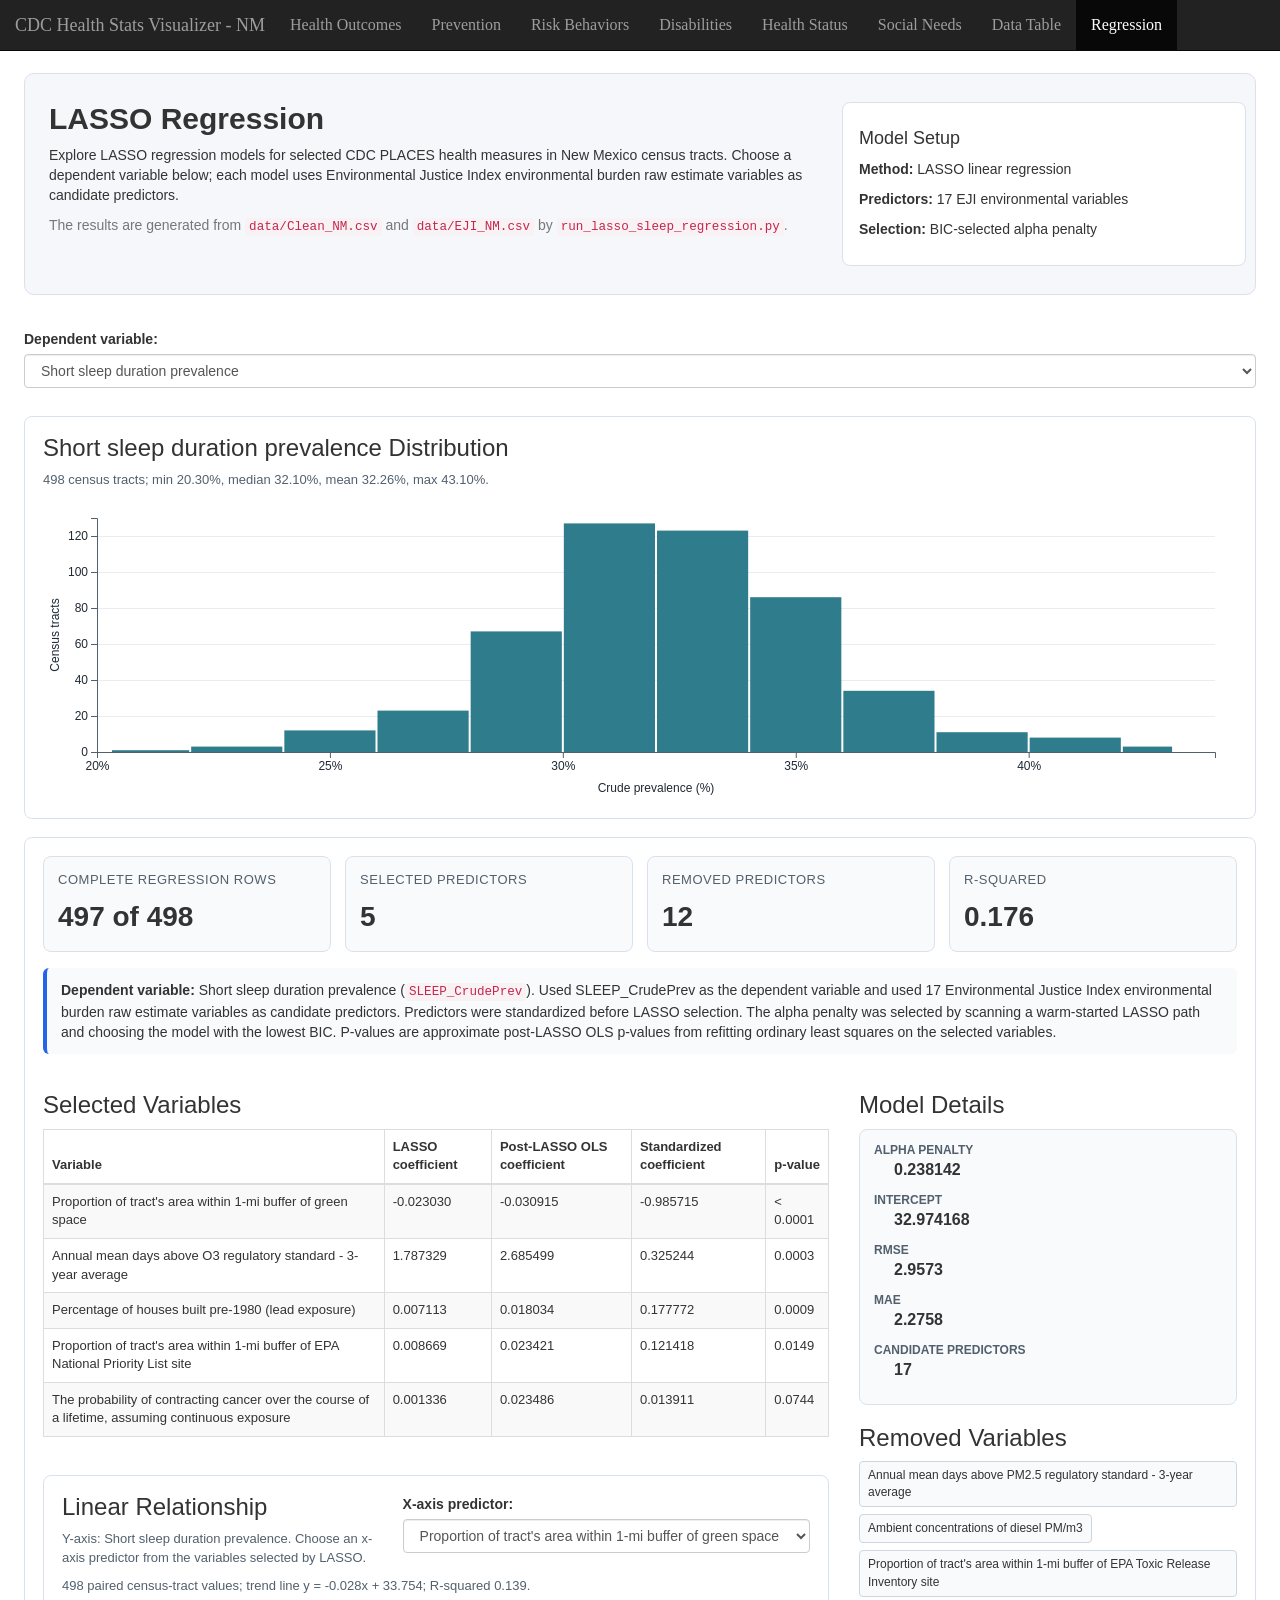
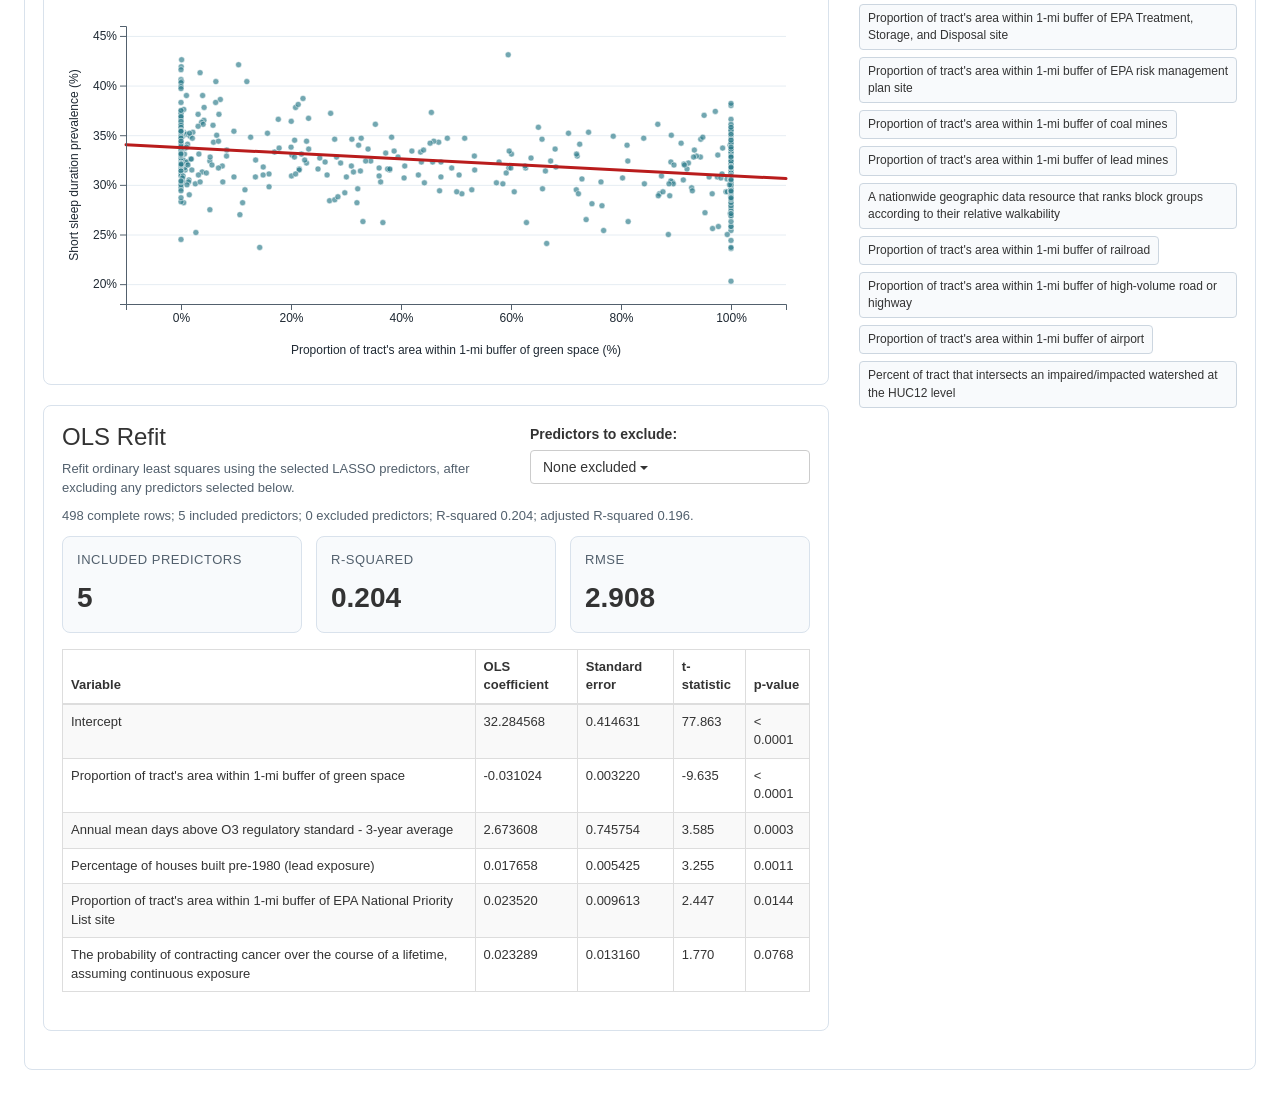
<file: MyWebApp_3/lasso_regression.html>
<!DOCTYPE html>
<html lang="en">

<head>
    <meta http-equiv="Content-Type" content="text/html; charset=UTF-8">
    <title>LASSO Regression - CDC Health Stats Visualizer</title>
    <meta charset="UTF-8">
    <meta name="viewport" content="width=device-width, initial-scale=1">

    <link rel="stylesheet" type="text/css" href="JS_CSS_downloaded_libraries/bootstrap/bootstrap.css">
    <link rel="stylesheet" type="text/css" href="myCSS_styleFiles/main.css">
    <link rel="stylesheet" type="text/css" href="myCSS_styleFiles/cdc_nm.css">
</head>

<body>
    <nav class="navbar navbar-inverse navbar-fixed-top">
        <div class="container-fluid">
            <div class="navbar-header">
                <a class="navbar-brand" href="index.html">CDC Health Stats Visualizer - NM</a>
                <button type="button" class="navbar-toggle" data-toggle="collapse" data-target="#myNavbar">
                    <span class="icon-bar"></span>
                    <span class="icon-bar"></span>
                    <span class="icon-bar"></span>
                </button>
            </div>

            <div class="collapse navbar-collapse" id="myNavbar">
                <ul class="nav navbar-nav">
                    <li><a href="index.html#health-outcomes">Health Outcomes</a></li>
                    <li><a href="index.html#prevention">Prevention</a></li>
                    <li><a href="index.html#health-risk-behaviors">Risk Behaviors</a></li>
                    <li><a href="index.html#disabilities">Disabilities</a></li>
                    <li><a href="index.html#health-status">Health Status</a></li>
                    <li><a href="index.html#health-related-social-needs">Social Needs</a></li>
                    <li><a href="index.html#cdc-data-table-section">Data Table</a></li>
                    <li class="active"><a href="lasso_regression.html">Regression</a></li>
                </ul>
            </div>
        </div>
    </nav>

    <main id="top" class="container-fluid cdc-page regression-page">
        <section class="cdc-hero regression-hero">
            <div class="row">
                <div class="col-md-8 col-sm-12">
                    <h1>LASSO Regression</h1>
                    <p>
                        Explore LASSO regression models for selected CDC PLACES health measures in New Mexico census
                        tracts. Choose a dependent variable below; each model uses Environmental Justice Index
                        environmental burden raw estimate variables as candidate predictors.
                    </p>
                    <p class="text-muted">
                        The results are generated from <code>data/Clean_NM.csv</code> and <code>data/EJI_NM.csv</code> by
                        <code>run_lasso_sleep_regression.py</code>.
                    </p>
                </div>
                <div class="col-md-4 col-sm-12 cdc-data-note">
                    <h4>Model Setup</h4>
                    <p><b>Method:</b> LASSO linear regression</p>
                    <p><b>Predictors:</b> 17 EJI environmental variables</p>
                    <p><b>Selection:</b> BIC-selected alpha penalty</p>
                </div>
            </div>
        </section>

        <section class="cdc-section regression-workspace">
            <div class="row">
                <div class="col-xs-12">
                    <div class="lasso-control-row">
                        <label class="cdc-select-label" for="lasso-dependent-variable-select">Dependent variable:</label>
                        <select id="lasso-dependent-variable-select"
                            class="form-control cdc-measure-select lasso-dependent-select">
                            <option value="SLEEP_CrudePrev">Short sleep duration prevalence</option>
                        </select>
                    </div>
                    <div class="lasso-histogram-panel">
                        <h3 id="lasso-histogram-title">Dependent Variable Distribution</h3>
                        <div id="lasso-histogram-summary" class="lasso-histogram-summary">Loading histogram...</div>
                        <div id="lasso-histogram" class="lasso-histogram"></div>
                    </div>
                    <div id="lasso-regression-output" class="lasso-output">
                        <div class="alert alert-info">Loading LASSO regression results...</div>
                    </div>
                </div>
            </div>
        </section>
    </main>

    <script src="JS_CSS_downloaded_libraries/d3/d3v5.16.0.js"></script>
    <script src="JS_CSS_downloaded_libraries/jQuery/jQuery.js"></script>
    <script src="JS_CSS_downloaded_libraries/bootstrap/Bootstrap.js"></script>
    <script src="myJS_scripts/lasso_regression.js?v=20260709-eji-environmental-predictors"></script>
</body>

</html>
</file>
<file: Lotka-Volterra/styles.css>
* {
  box-sizing: border-box;
}

body {
  margin: 0;
  font-family: system-ui, -apple-system, BlinkMacSystemFont, "Segoe UI", sans-serif;
  background: #f5f7fb;
  color: #1f2937;
}

header {
  padding: 28px 32px;
  background: linear-gradient(135deg, #172554, #2563eb);
  color: white;
}

header h1 {
  margin: 0 0 8px;
  font-size: 2rem;
}

header p {
  max-width: 900px;
  margin: 0;
  line-height: 1.5;
}

main {
  padding: 24px;
  display: grid;
  gap: 24px;
}

.panel {
  background: white;
  border-radius: 18px;
  padding: 20px;
  box-shadow: 0 10px 30px rgba(15, 23, 42, 0.08);
}

.panel h2 {
  margin-top: 0;
  font-size: 1.25rem;
}

.controls {
  overflow-x: auto;
}

#sliderGrid {
  display: grid;
  gap: 18px;
}

.parameter-group {
  border: 1px solid #e5e7eb;
  border-radius: 14px;
  padding: 14px;
  background: #f9fafb;
}

.parameter-group h3 {
  margin: 0 0 12px;
  font-size: 1rem;
}

.parameter-group-grid {
  display: grid;
  grid-template-columns: repeat(auto-fit, minmax(230px, 1fr));
  gap: 14px;
}

.slider-card {
  padding: 12px;
  border: 1px solid #e5e7eb;
  border-radius: 14px;
  background: white;
}

.slider-card label {
  display: flex;
  justify-content: space-between;
  gap: 12px;
  font-weight: 650;
  margin-bottom: 6px;
}

.slider-description {
  min-height: 2.6em;
  margin: 0 0 6px;
  color: #4b5563;
  font-size: 0.86rem;
  line-height: 1.3;
}

.slider-unit {
  margin: 0 0 10px;
  color: #374151;
  font-size: 0.82rem;
  line-height: 1.25;
}

.slider-unit span {
  font-weight: 700;
}

.slider-card input {
  width: 100%;
}

.value {
  font-variant-numeric: tabular-nums;
  color: #2563eb;
}

button {
  margin-top: 16px;
  border: none;
  background: #2563eb;
  color: white;
  padding: 10px 16px;
  border-radius: 12px;
  font-weight: 700;
  cursor: pointer;
}

button:hover {
  background: #1d4ed8;
}

.equation {
  padding: 10px 12px;
  margin: 8px 0;
  border-radius: 12px;
  background: #eef2ff;
  font-family: "Times New Roman", serif;
  font-size: 1.1rem;
}

.frac {
  display: inline-flex;
  flex-direction: column;
  align-items: center;
  vertical-align: middle;
  line-height: 1;
  margin: 0 0.12rem;
}

.frac span:first-child {
  border-bottom: 1px solid currentColor;
  padding: 0 0.16rem 0.08rem;
}

.frac span:last-child {
  padding: 0.08rem 0.16rem 0;
}

.interpretation h3 {
  margin: 24px 0 10px;
  font-size: 1rem;
}

.interpretation p {
  color: #374151;
  line-height: 1.6;
}

.calculation-details {
  margin: 18px 0 20px;
  padding: 16px;
  border: 1px solid #e5e7eb;
  border-radius: 14px;
  background: #f9fafb;
}

.calculation-details h3 {
  margin: 18px 0 8px;
  font-size: 1rem;
}

.calculation-details h3:first-child {
  margin-top: 0;
}

.calculation-details p {
  color: #374151;
  line-height: 1.6;
}

.matrix-equation {
  display: flex;
  align-items: center;
  gap: 10px;
  flex-wrap: wrap;
}

.matrix {
  display: inline-grid;
  grid-template-columns: repeat(3, auto);
  gap: 8px 14px;
  padding: 8px 12px;
  border-left: 2px solid currentColor;
  border-right: 2px solid currentColor;
}

.variable-key {
  margin: 0 0 14px;
  color: #374151;
  font-weight: 650;
  line-height: 1.45;
}

.plot-grid {
  display: grid;
  grid-template-columns: 1fr;
  gap: 24px;
}

.projection-grid {
  display: grid;
  grid-template-columns: repeat(auto-fit, minmax(280px, 1fr));
  gap: 18px;
}

.projection-grid h3 {
  margin: 0 0 8px;
  font-size: 1rem;
}

.plot {
  width: 100%;
  height: 480px;
}

.color-key {
  display: flex;
  flex-wrap: wrap;
  gap: 10px 18px;
  margin: -4px 0 12px;
  color: #374151;
  font-size: 0.92rem;
  font-weight: 650;
}

.color-key span {
  display: inline-flex;
  align-items: center;
  gap: 7px;
}

.swatch {
  display: inline-block;
  width: 16px;
  height: 10px;
  border-radius: 999px;
}

.swatch.pollock {
  background: #1d4ed8;
}

.swatch.mackerel {
  background: #047857;
}

.swatch.sea-lion {
  background: #b45309;
}

.big-plot {
  height: 680px;
}

.projection-plot {
  height: 360px;
}

.note {
  color: #4b5563;
  line-height: 1.5;
}

.table-wrap {
  overflow-x: auto;
}

table {
  width: 100%;
  border-collapse: collapse;
  font-size: 0.95rem;
}

th,
td {
  border-bottom: 1px solid #e5e7eb;
  padding: 10px;
  text-align: right;
}

.compact-table {
  margin: 10px 0 16px;
}

.compact-table th,
.compact-table td {
  text-align: left;
  vertical-align: top;
}

.compact-table td:first-child,
.compact-table th:first-child {
  width: 210px;
  font-weight: 700;
}

th {
  background: #f3f4f6;
  font-weight: 800;
}

th span {
  color: #4b5563;
  font-size: 0.78rem;
  font-weight: 650;
}

td:last-child,
th:last-child {
  text-align: left;
}

.stable {
  color: #047857;
  font-weight: 800;
}

.unstable {
  color: #b91c1c;
  font-weight: 800;
}

.boundary {
  color: #92400e;
  font-weight: 800;
}

footer {
  text-align: center;
  padding: 24px;
  color: #6b7280;
}

@media (min-width: 1200px) {
  .plot-grid {
    grid-template-columns: 0.9fr 1.1fr;
  }
}
</file>
<file: MyWebApp_2.5/myCSS_styleFiles/main.css>
body {
  position: relative;
}

.container-fluid {
  padding-left: 20px;
  padding-right: 20px;
}

.dc-data-count small {
  font-size: 16px;
}

#count-row {
  margin-top: 0px;
  padding: 0px;
}

.mapside_socialJustice {
  height: 300px;
}
.mapside_foodJustice {
  height: 320px;
}

.mapside-bar {
  padding-top: 30px;
}

.mapside-chart {
  padding-top: 10px;
}

.mapside h4 {
  padding-top: 0%;
  margin-top: 0px;
}

.legendThreshold {
  font-size: 12px;
  font-family: sans-serif;
}

.caption {
  fill: #000;
  text-anchor: start;
  font-weight: bold;
}

/* .dc-html-legend-container {
    margin-top: 200px;
    margin-left: 70px;
} */

#county-legend {
  margin-bottom: 150px;
  margin-left: -80px;
}

#disadvantage-legend {
  margin-bottom: 100px;
  margin-left: -100px;
}

.header {
  margin-top: 45px;
}

/* .header img {
    float: left;
    width: 220px;
    height: 130px;
    padding-top: 10px;
} */

.header img {
  float: left;
  width: 160px;
  height: auto;
  /* padding-top: 10px; */
}

.header h3 {
  font-family: "Esteban";
  position: relative;
  text-align: center;
  top: 25px;
  padding-right: 300px;
  /* padding-left: 420px; */
}

.header button {
  /* font-family: 'Esteban'; */
  position: relative;
  top: 25px;
}

.section-header {
  font-family: "Esteban";
}

.text_select {
  font-size: 14px;
}

.text_select select {
  max-width: 100%;
  white-space: normal;
  overflow-wrap: break-word;
  font-size: 14px; /* optional: reduce font size slightly */
}

.text_guideInfo {
  font-size: 15px;
  color: #2a52be;
}

div.dc-html-legend .dc-legend-item-label {
  font-size: 0.6em;
  color: #090909;
}

/* .row-title {
    margin-top: 25px;
} */

.pie-slice path {
  stroke: #fff;
}

.dc-chart .selected path {
  stroke-width: 1;
  stroke: #fff;
}

.pie-chart {
  height: 320px;
}

.dc-chart .axis text {
  font-size: 12px;
}

#map_socialJustice {
  height: 600px;
  width: 100%;
}

#map_foodJustice {
  height: 600px;
  width: 100%;
}

#map_svi {
  height: 600px;
  width: 100%;
}

#main-title #main-subtitle {
  font-family: "Barrio";
  margin: 0;
  position: absolute;
  top: 100%;
  left: 50%;
}

#control-row {
  padding-bottom: 20px;
}

/* #control-row-four-pie {
    padding-bottom: 20px;
} */

#control-row-row-pie {
  padding-bottom: 30px;
}

#control-row-bar-pie {
  padding-bottom: 30px;
}

#control-row-keywords {
  padding-bottom: 30px;
}

#control-row-map {
  padding-bottom: 40px;
}

#chart-ring-cloud {
  margin-left: 20px;
  margin-bottom: 20px;
}

a {
  cursor: pointer;
}

img.WebAppIcon {
  display: block;
  margin-left: auto;
  margin-right: auto;
}
/* img.WebAppIcon:hover,
img.WebAppIcon:focus {
    width: auto;
    height: 340px;
} */

img.geoairIcon {
  display: block;
  margin-left: auto;
  margin-right: auto;
}

dd {
  display: block;
  margin-left: 20px;
}

.dc-chart g.row text {
  font-family: "Barrio";
  fill: #141314;
  font-size: 0.8em;
  pointer-events: inherit;
}

.dc-chart .pie-slice {
  fill: #352525;
  font-size: 10px;
  cursor: pointer;
}

line.regression {
  stroke: red;
  stroke-width: 5;
  opacity: 0.5;
}

text {
  font-size: 10px;
}

#paging {
  text-align: left;
  font-weight: bold;
}

label {
  text-align: left;
}

#data-table_filter {
  text-align: left;
}

svg {
  display: block;
}

#data-table th span {
  float: right;
  font-size: 0.8em;
  display: inline-block;
}

#data-table th {
  cursor: pointer;
}

/* #data-table,
td,
th {
    border: 1px solid;
} */

#data-table td,
#data-table th {
  border: 1px solid #ddd;
  padding: 8px;
}

#data-table tr:nth-child(even) {
  background-color: #f2f2f2;
}

#data-table tr:hover {
  background-color: #ddd;
}

#data-table th {
  padding-top: 12px;
  padding-bottom: 12px;
  text-align: left;
  background-color: #827b8a;
  color: white;
}

#data-table th:nth-child(4),
#data-table th:nth-child(5),
#data-table th:nth-child(6),
#data-table th:nth-child(7),
#data-table th:nth-child(8),
#data-table th:nth-child(9),
#data-table th:nth-child(10),
#data-table th:nth-child(11),
#data-table th:nth-child(12),
#data-table th:nth-child(13),
#data-table th:nth-child(14),
#data-table th:nth-child(15),
#data-table th:nth-child(16),
#data-table th:nth-child(17),
#data-table th:nth-child(18),
#data-table th:nth-child(19),
#data-table th:nth-child(20),
#data-table th:nth-child(21),
#data-table th:nth-child(22),
#data-table th:nth-child(23),
#data-table th:nth-child(24),
#data-table th:nth-child(25),
#data-table th:nth-child(26),
#data-table th:nth-child(27),
#data-table th:nth-child(28),
#data-table th:nth-child(29),
#data-table th:nth-child(30),
#data-table th:nth-child(31),
#data-table th:nth-child(32) {
  background-color: #feb24c;
  color: white;
}

#data-table th:nth-child(33),
#data-table th:nth-child(34),
#data-table th:nth-child(35),
#data-table th:nth-child(36),
#data-table th:nth-child(37),
#data-table th:nth-child(38),
#data-table th:nth-child(39),
#data-table th:nth-child(40),
#data-table th:nth-child(41),
#data-table th:nth-child(42) {
  background-color: #2b8cbe;
  color: white;
}
#data-table th:nth-child(43),
#data-table th:nth-child(44),
#data-table th:nth-child(45),
#data-table th:nth-child(46),
#data-table th:nth-child(47),
#data-table th:nth-child(48),
#data-table th:nth-child(49),
#data-table th:nth-child(50),
#data-table th:nth-child(51),
#data-table th:nth-child(52),
#data-table th:nth-child(53),
#data-table th:nth-child(54),
#data-table th:nth-child(55) {
  background-color: #9f7fbe;
  color: white;
}
#data-table th:nth-child(56),
#data-table th:nth-child(57),
#data-table th:nth-child(58),
#data-table th:nth-child(59),
#data-table th:nth-child(60),
#data-table th:nth-child(61),
#data-table th:nth-child(62) {
  background-color: #ef3b2c;
  color: white;
}

#data-table {
  overflow-x: scroll;
  max-width: 100%;
  display: block;
  border-collapse: collapse;
  /* border-spacing: 3px;
    border-color: black; */
  /* white-space: nowrap; */
}

#data-table td:nth-child(25),
#data-table td:nth-child(26),
#data-table td:nth-child(28),
#data-table td:nth-child(49),
#data-table td:nth-child(50),
#data-table td:nth-child(51),
#data-table td:nth-child(52),
#data-table td:nth-child(53) {
  min-width: 120px;
}

#data-table td:nth-child(1),
#data-table td:nth-child(2),
#data-table td:nth-child(3),
#data-table td:nth-child(4),
#data-table td:nth-child(5),
#data-table td:nth-child(12),
#data-table td:nth-child(13),
#data-table th:nth-child(17),
#data-table td:nth-child(18),
#data-table td:nth-child(21),
#data-table td:nth-child(23),
#data-table td:nth-child(24),
#data-table td:nth-child(25),
#data-table td:nth-child(27),
#data-table td:nth-child(29),
#data-table td:nth-child(32),
#data-table td:nth-child(33),
#data-table td:nth-child(56),
#data-table td:nth-child(57),
#data-table td:nth-child(58),
#data-table td:nth-child(59),
#data-table td:nth-child(60),
#data-table td:nth-child(61),
#data-table td:nth-child(62),
#data-table td:nth-child(63),
#data-table td:nth-child(64),
#data-table td:nth-child(65) {
  min-width: 170px;
}

#data-table td:nth-child(10),
#data-table td:nth-child(11),
#data-table td:nth-child(17),
#data-table td:nth-child(19),
#data-table td:nth-child(20),
#data-table td:nth-child(43),
#data-table td:nth-child(44),
#data-table td:nth-child(45),
#data-table td:nth-child(46),
#data-table td:nth-child(47),
#data-table td:nth-child(48),
#data-table td:nth-child(54),
#data-table td:nth-child(55) {
  min-width: 200px;
}

#data-table td:nth-child(6),
#data-table td:nth-child(7),
#data-table td:nth-child(8),
#data-table td:nth-child(9),
#data-table td:nth-child(22),
#data-table td:nth-child(31) {
  min-width: 230px;
}

#data-table td:nth-child(14),
#data-table td:nth-child(30),
#data-table td:nth-child(34),
#data-table td:nth-child(35),
#data-table td:nth-child(36),
#data-table td:nth-child(37),
#data-table td:nth-child(39),
#data-table td:nth-child(40) {
  min-width: 260px;
}

#data-table td:nth-child(15),
#data-table td:nth-child(16),
#data-table td:nth-child(38) {
  min-width: 300px;
}

#data-table td:nth-child(41),
#data-table td:nth-child(42) {
  min-width: 350px;
}

nav {
  font-family: "Esteban";
  font-size: medium;
  /* min-height: 140px */
}

.navbar-brand {
  padding: 15px 10px;
  /* height: 140px;
    line-height: 140px; */
}

.navbar-nav li a:hover {
  color: #fff !important;
}

.navbar-default .navbar-toggle {
  border-color: transparent;
}

/* Style the custom print button like other leaflet controls */
.printButton {
  width: 28px; /* Adjust the icon size */
  height: 28px;
  border-radius: 3px; /* Optional: rounded corners for the image */
  display: block;
  background-color: white; /* White background for the button */
  border: 1px solid #ccc; /* Light grey border */
  box-shadow: 0 2px 5px rgba(0, 0, 0, 0.15); /* Shadow effect */
  padding: 4px;
  cursor: pointer; /* Pointer cursor on hover */
  border-radius: 4px; /* Optional: rounded corners */
  align-items: center; /* Center vertically */
  justify-content: center; /* Center horizontally */
}

/* Add hover effect for the print button */
.printButton:hover {
  background-color: #f1f1f1; /* Light grey background on hover */
  box-shadow: 0 4px 8px rgba(0, 0, 0, 0.2); /* More prominent shadow on hover */
}

/* Legend */

/* .container {
    margin-top: 250px;
    position: absolute;
    width: 350px;
    height: 400px;
    border-radius: 50%;
} */

/* .legend-map {
    position: absolute;
    background-color: rgba(255, 255, 255, 0.8);
    padding-top: 5px;
    padding-left: 15px;
    bottom: 55px;
    left: 0px;
    width: 100px;
    height: 150px;
    border-radius: 10px;
    z-index: 9999999;
} */

.legend-map_food {
  width: 150px;
  height: 90px;
  border-radius: 10px;
}

.legend-map_food img {
  width: 27px;
  height: auto;
}

.legend-map_food p {
  font-size: 11px;
  margin: 0px;
}

.legend-map_food h5 {
  font-size: 12px;
  font-weight: 700;
  margin: 2px;
}

/* svi */

.legend-map_svi {
  width: 150px;
  height: 160px;
  border-radius: 10px;
}

.legend-map_svi img {
  width: 27px;
  height: auto;
}

.legend-map_svi p {
  font-size: 11px;
  margin: 0px;
}

.legend-map_svi h5 {
  font-size: 12px;
  font-weight: 700;
  margin: 2px;
}

.legend_choro {
  position: absolute;
  background-color: rgba(255, 255, 255, 0.8);
  padding-top: 5px;
  padding-left: 15px;
  bottom: 55px;
  left: 105px;
  width: 80px;
  height: 150px;
  border-radius: 10px;
  z-index: 9999999;
  line-height: 18px;
  color: #555;
  font-size: 11px;
}

.legend_choro i {
  width: 15px;
  height: 15px;
  float: left;
  margin-right: 8px;
  opacity: 0.7;
}

.legend_choro p {
  margin: 0px;
}

.blue-tooltip + .tooltip > .tooltip-inner {
  background-color: rgb(56, 161, 202);
}

.blue-tooltip + .tooltip > .tooltip-arrow {
  border-bottom-color: rgb(56, 161, 202);
}

.WebAppIcon + .tooltip > .tooltip-inner {
  background-color: rgb(56, 161, 202);
}

.WebAppIcon + .tooltip > .tooltip-arrow {
  border-bottom-color: rgb(56, 161, 202);
}

.custom-popup {
  border-radius: 2px;
  color: #504e4e;
  font-family: "Molengo", sans-serif;
  font-size: 12px;
  line-height: 10px;
  height: 10 px;
  max-height: 300px;
}

.custom-popup,
.leaflet-popup-tip {
  background: #e7e7e7;
  border: none;
  box-shadow: none;
}

.leaflet-popup-content-wrapper {
  background: #ffffff;
  opacity: 90%;
  border-radius: 16px;
  max-width: 280px;
}

.leaflet-popup {
  position: absolute;
  text-align: center;
}

.leaflet-popup-content {
  margin-top: 20px;
  margin-right: 2px;
  padding-right: 12px;
  min-width: 100 px !important;
  max-height: 300px;
  overflow: auto;
}

#loadingGIF {
  position: fixed;
  /* position: absolute; */
  top: 0px;
  right: 0px;
  left: 0px;
  width: 100%;
  height: 100%;
  background: #ffffff url("../images/loader.gif") no-repeat 50% 50%;
  z-index: 9999;
}

* {
  box-sizing: border-box;
}

.active-filter {
  border: 2px solid #007bff;
  box-shadow: 0 0 10px rgba(0, 123, 255, 0.5);
  border-radius: 8px;
  padding: 5px;
}

/* #filter-status-bar {
  position: fixed;
  bottom: 0;
  width: 100%;
  background-color: #f8f9fa;
  border-top: 2px solid #007bff;
  padding: 10px 20px;
  text-align: center;
  font-weight: bold;
  z-index: 9999;
} */

#filter-status-bar {
  position: fixed;
  bottom: 0;
  width: 100%;
  text-align: center;
  padding: 0.5dvh 16px;
  font-weight: bold;
  font-size: 14px;
  color: #330066; /* dark purple text */
  background: linear-gradient(
    to right,
    #cfcaff,
    #f4f4ff,
    #cfcaff
  ); /* deeper gradient */
  border-radius: 12px 12px 0 0;
  box-shadow: inset 0 0 10px rgba(255, 255, 255, 0.7); /* slightly brighter inner glow */
  border-top: 2px solid #9999ff;
  z-index: 9999;
  font-family: "Segoe UI", Tahoma, Geneva, Verdana, sans-serif;
  transition: all 0.3s ease-in-out;
}
</file>
<file: MyWebApp_2.5/myCSS_styleFiles/cdc_nm.css>
/*
    CDC/NM ADAPTATION COMMENT:
    These styles are intentionally added in a new CSS file instead of editing the old main.css heavily.
    This keeps the original lab design structure available while giving the CDC maps their own layout.
*/

body {
    padding-top: 55px;
}

.cdc-page {
    padding-left: 24px;
    padding-right: 24px;
}

.cdc-hero {
    padding: 28px 24px;
    margin: 18px 0 22px 0;
    background: #f5f7fa;
    border-radius: 10px;
    border: 1px solid #d9e2ec;
}

.cdc-hero h1 {
    margin-top: 0;
    font-size: 30px;
    font-weight: 700;
}

.cdc-data-note {
    background: white;
    border: 1px solid #d9e2ec;
    border-radius: 8px;
    padding: 16px;
}

.cdc-status-panel {
    margin-bottom: 24px;
}

.cdc-stat-card {
    min-height: 92px;
    padding: 18px;
    margin-bottom: 15px;
    border-radius: 8px;
    border: 1px solid #d9e2ec;
    background: white;
}

.cdc-stat-label {
    display: block;
    font-size: 13px;
    color: #52606d;
    text-transform: uppercase;
    letter-spacing: 0.04em;
}

.cdc-stat-value {
    display: block;
    margin-top: 8px;
    font-size: 28px;
    font-weight: 700;
}

.cdc-section {
    padding-top: 72px;
    margin-top: -52px;
    margin-bottom: 26px;
}

.cdc-map-card {
    margin-bottom: 26px;
    border: 1px solid #d9e2ec;
    border-radius: 10px;
    background: white;
    box-shadow: 0 2px 6px rgba(0, 0, 0, 0.06);
    overflow: hidden;
}

.cdc-map-card-header {
    padding: 16px 18px 10px 18px;
    border-bottom: 1px solid #e6edf3;
    background: #fbfcfd;
}

.cdc-map-card-header h2 {
    margin: 0 0 6px 0;
    font-size: 23px;
    font-weight: 700;
}

.cdc-map-card-body {
    padding: 16px 18px 18px 18px;
}

.cdc-select-label {
    font-weight: 600;
    margin-right: 8px;
}

.cdc-measure-select {
    min-width: 280px;
    max-width: 100%;
    margin-bottom: 12px;
}

.cdc-map {
    height: 390px;
    width: 100%;
    border: 1px solid #ccd6e0;
    border-radius: 8px;
}

.cdc-legend {
    margin-top: 12px;
    padding: 10px 12px;
    background: #f8fafc;
    border: 1px solid #d9e2ec;
    border-radius: 8px;
    font-size: 13px;
}

.cdc-legend-title {
    font-weight: 700;
    margin-bottom: 6px;
}

.cdc-legend-item {
    display: flex;
    align-items: center;
    gap: 7px;
    margin: 3px 0;
}

.cdc-swatch {
    width: 18px;
    height: 14px;
    border: 1px solid #555;
    display: inline-block;
}

.cdc-summary {
    margin-top: 12px;
    padding: 10px 12px;
    background: #f8fafc;
    border-left: 4px solid #4a5568;
    border-radius: 6px;
    font-size: 13px;
}

.cdc-placeholder {
    padding: 28px;
    min-height: 250px;
    display: flex;
    align-items: center;
    justify-content: center;
    text-align: center;
    background: repeating-linear-gradient(45deg,
            #f5f7fa,
            #f5f7fa 10px,
            #edf2f7 10px,
            #edf2f7 20px);
    border: 1px dashed #9aa5b1;
    border-radius: 8px;
}

.cdc-placeholder strong {
    display: block;
    margin-bottom: 8px;
    font-size: 17px;
}

.cdc-modal p {
    font-size: 15px;
}

.leaflet-popup-content {
    font-size: 13px;
}

.leaflet-popup-content b {
    color: #1f2933;
}

.cdc-compare-box {
    margin-top: 12px;
    padding: 12px;
    background: #f8fafc;
    border: 1px solid #d9e2ec;
    border-left: 4px solid #2563eb;
    border-radius: 8px;
    font-size: 13px;
}

.cdc-compare-box table {
    width: 100%;
    margin-top: 8px;
    border-collapse: collapse;
}

.cdc-compare-box th,
.cdc-compare-box td {
    padding: 6px;
    border-bottom: 1px solid #d9e2ec;
    text-align: left;
}

.cdc-compare-box th {
    font-weight: 700;
    background: #eef2f7;
}

.cdc-north-arrow {
    width: 52px;
    height: 84px;
    background: #ffffff;
    border: 1px solid #d1d5db;
    border-radius: 8px;
    box-shadow: 0 1px 5px rgba(0, 0, 0, 0.25);
    display: flex;
    flex-direction: column;
    align-items: center;
    justify-content: flex-start;
    padding-top: 4px;
}

.north-label {
    font-size: 16px;
    font-weight: 700;
    color: #000;
    line-height: 1;
    margin-bottom: 2px;
}

.north-svg {
    width: 30px;
    height: 58px;
    display: block;
}

.compass-arrow {
    position: relative;
    width: 34px;
    height: 52px;
    margin: 0 auto;
}

.arrow-left {
    position: absolute;
    left: 7px;
    top: 2px;
    width: 0;
    height: 0;
    border-left: 9px solid transparent;
    border-right: 4px solid transparent;
    border-bottom: 50px solid #000000;
    transform: skewX(-8deg);
}

.arrow-right {
    position: absolute;
    right: 7px;
    top: 2px;
    width: 0;
    height: 0;
    border-left: 4px solid transparent;
    border-right: 9px solid transparent;
    border-bottom: 50px solid #ffffff;
    transform: skewX(8deg);
    filter: drop-shadow(0 0 1px #000000);
}

.cdc-coordinates-control {
    background: #ffffff;
    padding: 4px 8px;
    font-size: 12px;
    color: #333333;
    border: 1px solid rgba(0, 0, 0, 0.25);
    border-radius: 4px 4px 0 0;
    box-shadow: 0 1px 5px rgba(0, 0, 0, 0.2);
    min-width: 165px;
    line-height: 1.2;
}

.leaflet-control-scale {
    background: #ffffff;
    padding: 2px 8px 4px 8px;
    border: 1px solid rgba(0, 0, 0, 0.25);
    border-top: none;
    border-radius: 0 0 4px 4px;
    box-shadow: 0 1px 5px rgba(0, 0, 0, 0.2);
    margin-top: 0 !important;
}

.leaflet-control-scale-line {
    border: 2px solid #333333;
    border-top: none;
    background: transparent;
    line-height: 1.1;
}

.lasso-output {
    padding: 18px;
    border: 1px solid #d9e2ec;
    border-radius: 8px;
    background: #ffffff;
}

.lasso-control-row {
    margin-bottom: 16px;
}

.lasso-dependent-select {
    display: inline-block;
    vertical-align: middle;
}

.regression-page {
    max-width: 1440px;
}

.regression-hero {
    margin-top: 18px;
}

.regression-workspace {
    padding-top: 12px;
    margin-top: 0;
}

.lasso-histogram-panel {
    margin-bottom: 18px;
    padding: 18px;
    border: 1px solid #d9e2ec;
    border-radius: 8px;
    background: #ffffff;
}

.lasso-histogram-panel h3 {
    margin-top: 0;
}

.lasso-histogram-summary {
    margin-bottom: 10px;
    color: #52606d;
    font-size: 13px;
}

.lasso-histogram {
    min-height: 300px;
}

.lasso-histogram-svg {
    display: block;
    width: 100%;
    height: auto;
}

.lasso-histogram-bar {
    fill: #2f7d8c;
}

.lasso-histogram-bar:hover {
    fill: #245f6b;
}

.lasso-histogram-grid line {
    stroke: #e6edf3;
}

.lasso-histogram-grid path {
    display: none;
}

.lasso-histogram-axis path,
.lasso-histogram-axis line {
    stroke: #52606d;
}

.lasso-histogram-axis text,
.lasso-histogram-axis-label {
    fill: #1f2933;
    font-size: 12px;
}

.lasso-relationship-panel {
    margin: 18px 0 20px 0;
    padding: 18px;
    border: 1px solid #d9e2ec;
    border-radius: 8px;
    background: #ffffff;
}

.lasso-relationship-header {
    display: flex;
    align-items: flex-start;
    justify-content: space-between;
    gap: 16px;
    margin-bottom: 10px;
}

.lasso-relationship-header h3 {
    margin-top: 0;
}

.lasso-relationship-note {
    margin-bottom: 0;
    color: #52606d;
    font-size: 13px;
}

.lasso-relationship-control {
    min-width: 280px;
}

.lasso-relationship-plot {
    min-height: 360px;
}

.lasso-relationship-svg {
    display: block;
    width: 100%;
    height: auto;
}

.lasso-relationship-point {
    fill: #2f7d8c;
    fill-opacity: 0.68;
    stroke: #ffffff;
    stroke-width: 0.5;
}

.lasso-relationship-line {
    stroke: #b91c1c;
    stroke-width: 3;
    stroke-linecap: round;
}

.lasso-ols-refit-panel {
    margin: 18px 0 20px 0;
    padding: 18px;
    border: 1px solid #d9e2ec;
    border-radius: 8px;
    background: #ffffff;
}

.lasso-ols-dropdown {
    margin-top: 6px;
}

.lasso-ols-dropdown .dropdown-toggle {
    min-width: 280px;
    max-width: 100%;
    text-align: left;
}

.lasso-ols-exclude-menu {
    width: 320px;
    max-width: 80vw;
    max-height: 320px;
    overflow-y: auto;
    padding: 8px 0;
}

.lasso-ols-checkbox-option {
    display: flex;
    align-items: flex-start;
    gap: 8px;
    width: 100%;
    padding: 6px 12px;
    margin: 0;
    font-weight: 400;
    cursor: pointer;
}

.lasso-ols-checkbox-option:hover {
    background: #f5f7fa;
}

.lasso-ols-checkbox-option input {
    margin-top: 2px;
}

.lasso-ols-stat-grid {
    display: grid;
    grid-template-columns: repeat(3, minmax(140px, 1fr));
    gap: 14px;
    margin-bottom: 16px;
}

.lasso-summary-grid {
    display: grid;
    grid-template-columns: repeat(4, minmax(150px, 1fr));
    gap: 14px;
    margin-bottom: 16px;
}

.lasso-summary-card {
    min-height: 86px;
    padding: 14px;
    border: 1px solid #d9e2ec;
    border-radius: 8px;
    background: #f8fafc;
}

.lasso-method-note {
    margin-bottom: 18px;
    padding: 12px 14px;
    border-left: 4px solid #2563eb;
    border-radius: 6px;
    background: #f8fafc;
}

.lasso-table th,
.lasso-table td {
    font-size: 13px;
}

.lasso-details {
    padding: 12px 14px;
    border: 1px solid #d9e2ec;
    border-radius: 8px;
    background: #f8fafc;
}

.lasso-details dt {
    color: #52606d;
    font-size: 12px;
    text-transform: uppercase;
}

.lasso-details dd {
    margin-bottom: 10px;
    font-size: 16px;
    font-weight: 700;
}

.lasso-pill-list {
    display: flex;
    flex-wrap: wrap;
    gap: 7px;
}

.lasso-pill {
    display: inline-block;
    padding: 5px 8px;
    border: 1px solid #ccd6e0;
    border-radius: 4px;
    background: #f8fafc;
    font-size: 12px;
}

@media (max-width: 768px) {
    .cdc-page {
        padding-left: 12px;
        padding-right: 12px;
    }

    .cdc-map {
        height: 320px;
    }

    .cdc-measure-select {
        width: 100%;
    }

    .lasso-summary-grid {
        grid-template-columns: 1fr;
    }

    .lasso-relationship-header {
        display: block;
    }

    .lasso-relationship-control {
        min-width: 0;
        margin-top: 12px;
    }

    .lasso-ols-stat-grid {
        grid-template-columns: 1fr;
    }
}
</file>
<file: MyWebApp_2/myCSS_styleFiles/main.css>
body {
  position: relative;
}

.container-fluid {
  padding-left: 20px;
  padding-right: 20px;
}

.dc-data-count small {
  font-size: 16px;
}

#count-row {
  margin-top: 0px;
  padding: 0px;
}

.mapside_socialJustice {
  height: 300px;
}
.mapside_foodJustice {
  height: 320px;
}

.mapside-bar {
  padding-top: 30px;
}

.mapside-chart {
  padding-top: 10px;
}

.mapside h4 {
  padding-top: 0%;
  margin-top: 0px;
}

.legendThreshold {
  font-size: 12px;
  font-family: sans-serif;
}

.caption {
  fill: #000;
  text-anchor: start;
  font-weight: bold;
}

/* .dc-html-legend-container {
    margin-top: 200px;
    margin-left: 70px;
} */

#county-legend {
  margin-bottom: 150px;
  margin-left: -80px;
}

#disadvantage-legend {
  margin-bottom: 100px;
  margin-left: -100px;
}

.header {
  margin-top: 45px;
}

/* .header img {
    float: left;
    width: 220px;
    height: 130px;
    padding-top: 10px;
} */

.header img {
  float: left;
  width: 160px;
  height: auto;
  /* padding-top: 10px; */
}

.header h3 {
  font-family: "Esteban";
  position: relative;
  text-align: center;
  top: 25px;
  padding-right: 300px;
  /* padding-left: 420px; */
}

.header button {
  /* font-family: 'Esteban'; */
  position: relative;
  top: 25px;
}

.section-header {
  font-family: "Esteban";
}

.text_select {
  font-size: 14px;
}

.text_select select {
  max-width: 100%;
  white-space: normal;
  overflow-wrap: break-word;
  font-size: 14px; /* optional: reduce font size slightly */
}

.text_guideInfo {
  font-size: 15px;
  color: #2a52be;
}

div.dc-html-legend .dc-legend-item-label {
  font-size: 0.6em;
  color: #090909;
}

/* .row-title {
    margin-top: 25px;
} */

.pie-slice path {
  stroke: #fff;
}

.dc-chart .selected path {
  stroke-width: 1;
  stroke: #fff;
}

.pie-chart {
  height: 320px;
}

.dc-chart .axis text {
  font-size: 12px;
}

#map_socialJustice {
  height: 600px;
  width: 100%;
}

#map_foodJustice {
  height: 600px;
  width: 100%;
}

#map_svi {
  height: 600px;
  width: 100%;
}

#main-title #main-subtitle {
  font-family: "Barrio";
  margin: 0;
  position: absolute;
  top: 100%;
  left: 50%;
}

#control-row {
  padding-bottom: 20px;
}

/* #control-row-four-pie {
    padding-bottom: 20px;
} */

#control-row-row-pie {
  padding-bottom: 30px;
}

#control-row-bar-pie {
  padding-bottom: 30px;
}

#control-row-keywords {
  padding-bottom: 30px;
}

#control-row-map {
  padding-bottom: 40px;
}

#chart-ring-cloud {
  margin-left: 20px;
  margin-bottom: 20px;
}

a {
  cursor: pointer;
}

img.WebAppIcon {
  display: block;
  margin-left: auto;
  margin-right: auto;
}
/* img.WebAppIcon:hover,
img.WebAppIcon:focus {
    width: auto;
    height: 340px;
} */

img.geoairIcon {
  display: block;
  margin-left: auto;
  margin-right: auto;
}

dd {
  display: block;
  margin-left: 20px;
}

.dc-chart g.row text {
  font-family: "Barrio";
  fill: #141314;
  font-size: 0.8em;
  pointer-events: inherit;
}

.dc-chart .pie-slice {
  fill: #352525;
  font-size: 10px;
  cursor: pointer;
}

line.regression {
  stroke: red;
  stroke-width: 5;
  opacity: 0.5;
}

text {
  font-size: 10px;
}

#paging {
  text-align: left;
  font-weight: bold;
}

label {
  text-align: left;
}

#data-table_filter {
  text-align: left;
}

svg {
  display: block;
}

#data-table th span {
  float: right;
  font-size: 0.8em;
  display: inline-block;
}

#data-table th {
  cursor: pointer;
}

/* #data-table,
td,
th {
    border: 1px solid;
} */

#data-table td,
#data-table th {
  border: 1px solid #ddd;
  padding: 8px;
}

#data-table tr:nth-child(even) {
  background-color: #f2f2f2;
}

#data-table tr:hover {
  background-color: #ddd;
}

#data-table th {
  padding-top: 12px;
  padding-bottom: 12px;
  text-align: left;
  background-color: #827b8a;
  color: white;
}

#data-table th:nth-child(4),
#data-table th:nth-child(5),
#data-table th:nth-child(6),
#data-table th:nth-child(7),
#data-table th:nth-child(8),
#data-table th:nth-child(9),
#data-table th:nth-child(10),
#data-table th:nth-child(11),
#data-table th:nth-child(12),
#data-table th:nth-child(13),
#data-table th:nth-child(14),
#data-table th:nth-child(15),
#data-table th:nth-child(16),
#data-table th:nth-child(17),
#data-table th:nth-child(18),
#data-table th:nth-child(19),
#data-table th:nth-child(20),
#data-table th:nth-child(21),
#data-table th:nth-child(22),
#data-table th:nth-child(23),
#data-table th:nth-child(24),
#data-table th:nth-child(25),
#data-table th:nth-child(26),
#data-table th:nth-child(27),
#data-table th:nth-child(28),
#data-table th:nth-child(29),
#data-table th:nth-child(30),
#data-table th:nth-child(31),
#data-table th:nth-child(32) {
  background-color: #feb24c;
  color: white;
}

#data-table th:nth-child(33),
#data-table th:nth-child(34),
#data-table th:nth-child(35),
#data-table th:nth-child(36),
#data-table th:nth-child(37),
#data-table th:nth-child(38),
#data-table th:nth-child(39),
#data-table th:nth-child(40),
#data-table th:nth-child(41),
#data-table th:nth-child(42) {
  background-color: #2b8cbe;
  color: white;
}
#data-table th:nth-child(43),
#data-table th:nth-child(44),
#data-table th:nth-child(45),
#data-table th:nth-child(46),
#data-table th:nth-child(47),
#data-table th:nth-child(48),
#data-table th:nth-child(49),
#data-table th:nth-child(50),
#data-table th:nth-child(51),
#data-table th:nth-child(52),
#data-table th:nth-child(53),
#data-table th:nth-child(54),
#data-table th:nth-child(55) {
  background-color: #9f7fbe;
  color: white;
}
#data-table th:nth-child(56),
#data-table th:nth-child(57),
#data-table th:nth-child(58),
#data-table th:nth-child(59),
#data-table th:nth-child(60),
#data-table th:nth-child(61),
#data-table th:nth-child(62) {
  background-color: #ef3b2c;
  color: white;
}

#data-table {
  overflow-x: scroll;
  max-width: 100%;
  display: block;
  border-collapse: collapse;
  /* border-spacing: 3px;
    border-color: black; */
  /* white-space: nowrap; */
}

#data-table td:nth-child(25),
#data-table td:nth-child(26),
#data-table td:nth-child(28),
#data-table td:nth-child(49),
#data-table td:nth-child(50),
#data-table td:nth-child(51),
#data-table td:nth-child(52),
#data-table td:nth-child(53) {
  min-width: 120px;
}

#data-table td:nth-child(1),
#data-table td:nth-child(2),
#data-table td:nth-child(3),
#data-table td:nth-child(4),
#data-table td:nth-child(5),
#data-table td:nth-child(12),
#data-table td:nth-child(13),
#data-table th:nth-child(17),
#data-table td:nth-child(18),
#data-table td:nth-child(21),
#data-table td:nth-child(23),
#data-table td:nth-child(24),
#data-table td:nth-child(25),
#data-table td:nth-child(27),
#data-table td:nth-child(29),
#data-table td:nth-child(32),
#data-table td:nth-child(33),
#data-table td:nth-child(56),
#data-table td:nth-child(57),
#data-table td:nth-child(58),
#data-table td:nth-child(59),
#data-table td:nth-child(60),
#data-table td:nth-child(61),
#data-table td:nth-child(62),
#data-table td:nth-child(63),
#data-table td:nth-child(64),
#data-table td:nth-child(65) {
  min-width: 170px;
}

#data-table td:nth-child(10),
#data-table td:nth-child(11),
#data-table td:nth-child(17),
#data-table td:nth-child(19),
#data-table td:nth-child(20),
#data-table td:nth-child(43),
#data-table td:nth-child(44),
#data-table td:nth-child(45),
#data-table td:nth-child(46),
#data-table td:nth-child(47),
#data-table td:nth-child(48),
#data-table td:nth-child(54),
#data-table td:nth-child(55) {
  min-width: 200px;
}

#data-table td:nth-child(6),
#data-table td:nth-child(7),
#data-table td:nth-child(8),
#data-table td:nth-child(9),
#data-table td:nth-child(22),
#data-table td:nth-child(31) {
  min-width: 230px;
}

#data-table td:nth-child(14),
#data-table td:nth-child(30),
#data-table td:nth-child(34),
#data-table td:nth-child(35),
#data-table td:nth-child(36),
#data-table td:nth-child(37),
#data-table td:nth-child(39),
#data-table td:nth-child(40) {
  min-width: 260px;
}

#data-table td:nth-child(15),
#data-table td:nth-child(16),
#data-table td:nth-child(38) {
  min-width: 300px;
}

#data-table td:nth-child(41),
#data-table td:nth-child(42) {
  min-width: 350px;
}

nav {
  font-family: "Esteban";
  font-size: medium;
  /* min-height: 140px */
}

.navbar-brand {
  padding: 15px 10px;
  /* height: 140px;
    line-height: 140px; */
}

.navbar-nav li a:hover {
  color: #fff !important;
}

.navbar-default .navbar-toggle {
  border-color: transparent;
}

/* Style the custom print button like other leaflet controls */
.printButton {
  width: 28px; /* Adjust the icon size */
  height: 28px;
  border-radius: 3px; /* Optional: rounded corners for the image */
  display: block;
  background-color: white; /* White background for the button */
  border: 1px solid #ccc; /* Light grey border */
  box-shadow: 0 2px 5px rgba(0, 0, 0, 0.15); /* Shadow effect */
  padding: 4px;
  cursor: pointer; /* Pointer cursor on hover */
  border-radius: 4px; /* Optional: rounded corners */
  align-items: center; /* Center vertically */
  justify-content: center; /* Center horizontally */
}

/* Add hover effect for the print button */
.printButton:hover {
  background-color: #f1f1f1; /* Light grey background on hover */
  box-shadow: 0 4px 8px rgba(0, 0, 0, 0.2); /* More prominent shadow on hover */
}

/* Legend */

/* .container {
    margin-top: 250px;
    position: absolute;
    width: 350px;
    height: 400px;
    border-radius: 50%;
} */

/* .legend-map {
    position: absolute;
    background-color: rgba(255, 255, 255, 0.8);
    padding-top: 5px;
    padding-left: 15px;
    bottom: 55px;
    left: 0px;
    width: 100px;
    height: 150px;
    border-radius: 10px;
    z-index: 9999999;
} */

.legend-map_food {
  width: 150px;
  height: 90px;
  border-radius: 10px;
}

.legend-map_food img {
  width: 27px;
  height: auto;
}

.legend-map_food p {
  font-size: 11px;
  margin: 0px;
}

.legend-map_food h5 {
  font-size: 12px;
  font-weight: 700;
  margin: 2px;
}

/* svi */

.legend-map_svi {
  width: 150px;
  height: 160px;
  border-radius: 10px;
}

.legend-map_svi img {
  width: 27px;
  height: auto;
}

.legend-map_svi p {
  font-size: 11px;
  margin: 0px;
}

.legend-map_svi h5 {
  font-size: 12px;
  font-weight: 700;
  margin: 2px;
}

.legend_choro {
  position: absolute;
  background-color: rgba(255, 255, 255, 0.8);
  padding-top: 5px;
  padding-left: 15px;
  bottom: 55px;
  left: 105px;
  width: 80px;
  height: 150px;
  border-radius: 10px;
  z-index: 9999999;
  line-height: 18px;
  color: #555;
  font-size: 11px;
}

.legend_choro i {
  width: 15px;
  height: 15px;
  float: left;
  margin-right: 8px;
  opacity: 0.7;
}

.legend_choro p {
  margin: 0px;
}

.blue-tooltip + .tooltip > .tooltip-inner {
  background-color: rgb(56, 161, 202);
}

.blue-tooltip + .tooltip > .tooltip-arrow {
  border-bottom-color: rgb(56, 161, 202);
}

.WebAppIcon + .tooltip > .tooltip-inner {
  background-color: rgb(56, 161, 202);
}

.WebAppIcon + .tooltip > .tooltip-arrow {
  border-bottom-color: rgb(56, 161, 202);
}

.custom-popup {
  border-radius: 2px;
  color: #504e4e;
  font-family: "Molengo", sans-serif;
  font-size: 12px;
  line-height: 10px;
  height: 10 px;
  max-height: 300px;
}

.custom-popup,
.leaflet-popup-tip {
  background: #e7e7e7;
  border: none;
  box-shadow: none;
}

.leaflet-popup-content-wrapper {
  background: #ffffff;
  opacity: 90%;
  border-radius: 16px;
  max-width: 280px;
}

.leaflet-popup {
  position: absolute;
  text-align: center;
}

.leaflet-popup-content {
  margin-top: 20px;
  margin-right: 2px;
  padding-right: 12px;
  min-width: 100 px !important;
  max-height: 300px;
  overflow: auto;
}

#loadingGIF {
  position: fixed;
  /* position: absolute; */
  top: 0px;
  right: 0px;
  left: 0px;
  width: 100%;
  height: 100%;
  background: #ffffff url("../images/loader.gif") no-repeat 50% 50%;
  z-index: 9999;
}

* {
  box-sizing: border-box;
}

.active-filter {
  border: 2px solid #007bff;
  box-shadow: 0 0 10px rgba(0, 123, 255, 0.5);
  border-radius: 8px;
  padding: 5px;
}

/* #filter-status-bar {
  position: fixed;
  bottom: 0;
  width: 100%;
  background-color: #f8f9fa;
  border-top: 2px solid #007bff;
  padding: 10px 20px;
  text-align: center;
  font-weight: bold;
  z-index: 9999;
} */

#filter-status-bar {
  position: fixed;
  bottom: 0;
  width: 100%;
  text-align: center;
  padding: 0.5dvh 16px;
  font-weight: bold;
  font-size: 14px;
  color: #330066; /* dark purple text */
  background: linear-gradient(
    to right,
    #cfcaff,
    #f4f4ff,
    #cfcaff
  ); /* deeper gradient */
  border-radius: 12px 12px 0 0;
  box-shadow: inset 0 0 10px rgba(255, 255, 255, 0.7); /* slightly brighter inner glow */
  border-top: 2px solid #9999ff;
  z-index: 9999;
  font-family: "Segoe UI", Tahoma, Geneva, Verdana, sans-serif;
  transition: all 0.3s ease-in-out;
}
</file>
<file: MyWebApp_2/myCSS_styleFiles/cdc_nm.css>
/*
    CDC/NM ADAPTATION COMMENT:
    These styles are intentionally added in a new CSS file instead of editing the old main.css heavily.
    This keeps the original lab design structure available while giving the CDC maps their own layout.
*/

body {
    padding-top: 55px;
}

.cdc-page {
    padding-left: 24px;
    padding-right: 24px;
}

.cdc-hero {
    padding: 28px 24px;
    margin: 18px 0 22px 0;
    background: #f5f7fa;
    border-radius: 10px;
    border: 1px solid #d9e2ec;
}

.cdc-hero h1 {
    margin-top: 0;
    font-size: 30px;
    font-weight: 700;
}

.cdc-data-note {
    background: white;
    border: 1px solid #d9e2ec;
    border-radius: 8px;
    padding: 16px;
}

.cdc-status-panel {
    margin-bottom: 24px;
}

.cdc-stat-card {
    min-height: 92px;
    padding: 18px;
    margin-bottom: 15px;
    border-radius: 8px;
    border: 1px solid #d9e2ec;
    background: white;
}

.cdc-stat-label {
    display: block;
    font-size: 13px;
    color: #52606d;
    text-transform: uppercase;
    letter-spacing: 0.04em;
}

.cdc-stat-value {
    display: block;
    margin-top: 8px;
    font-size: 28px;
    font-weight: 700;
}

.cdc-section {
    padding-top: 72px;
    margin-top: -52px;
    margin-bottom: 26px;
}

.cdc-map-card {
    margin-bottom: 26px;
    border: 1px solid #d9e2ec;
    border-radius: 10px;
    background: white;
    box-shadow: 0 2px 6px rgba(0, 0, 0, 0.06);
    overflow: hidden;
}

.cdc-map-card-header {
    padding: 16px 18px 10px 18px;
    border-bottom: 1px solid #e6edf3;
    background: #fbfcfd;
}

.cdc-map-card-header h2 {
    margin: 0 0 6px 0;
    font-size: 23px;
    font-weight: 700;
}

.cdc-map-card-body {
    padding: 16px 18px 18px 18px;
}

.cdc-select-label {
    font-weight: 600;
    margin-right: 8px;
}

.cdc-measure-select {
    min-width: 280px;
    max-width: 100%;
    margin-bottom: 12px;
}

.cdc-map {
    height: 390px;
    width: 100%;
    border: 1px solid #ccd6e0;
    border-radius: 8px;
}

.cdc-legend {
    margin-top: 12px;
    padding: 10px 12px;
    background: #f8fafc;
    border: 1px solid #d9e2ec;
    border-radius: 8px;
    font-size: 13px;
}

.cdc-legend-title {
    font-weight: 700;
    margin-bottom: 6px;
}

.cdc-legend-item {
    display: flex;
    align-items: center;
    gap: 7px;
    margin: 3px 0;
}

.cdc-swatch {
    width: 18px;
    height: 14px;
    border: 1px solid #555;
    display: inline-block;
}

.cdc-summary {
    margin-top: 12px;
    padding: 10px 12px;
    background: #f8fafc;
    border-left: 4px solid #4a5568;
    border-radius: 6px;
    font-size: 13px;
}

.cdc-placeholder {
    padding: 28px;
    min-height: 250px;
    display: flex;
    align-items: center;
    justify-content: center;
    text-align: center;
    background: repeating-linear-gradient(45deg,
            #f5f7fa,
            #f5f7fa 10px,
            #edf2f7 10px,
            #edf2f7 20px);
    border: 1px dashed #9aa5b1;
    border-radius: 8px;
}

.cdc-placeholder strong {
    display: block;
    margin-bottom: 8px;
    font-size: 17px;
}

.cdc-modal p {
    font-size: 15px;
}

.leaflet-popup-content {
    font-size: 13px;
}

.leaflet-popup-content b {
    color: #1f2933;
}

.cdc-compare-box {
    margin-top: 12px;
    padding: 12px;
    background: #f8fafc;
    border: 1px solid #d9e2ec;
    border-left: 4px solid #2563eb;
    border-radius: 8px;
    font-size: 13px;
}

.cdc-compare-box table {
    width: 100%;
    margin-top: 8px;
    border-collapse: collapse;
}

.cdc-compare-box th,
.cdc-compare-box td {
    padding: 6px;
    border-bottom: 1px solid #d9e2ec;
    text-align: left;
}

.cdc-compare-box th {
    font-weight: 700;
    background: #eef2f7;
}

.cdc-north-arrow {
    width: 52px;
    height: 84px;
    background: #ffffff;
    border: 1px solid #d1d5db;
    border-radius: 8px;
    box-shadow: 0 1px 5px rgba(0, 0, 0, 0.25);
    display: flex;
    flex-direction: column;
    align-items: center;
    justify-content: flex-start;
    padding-top: 4px;
}

.north-label {
    font-size: 16px;
    font-weight: 700;
    color: #000;
    line-height: 1;
    margin-bottom: 2px;
}

.north-svg {
    width: 30px;
    height: 58px;
    display: block;
}

.compass-arrow {
    position: relative;
    width: 34px;
    height: 52px;
    margin: 0 auto;
}

.arrow-left {
    position: absolute;
    left: 7px;
    top: 2px;
    width: 0;
    height: 0;
    border-left: 9px solid transparent;
    border-right: 4px solid transparent;
    border-bottom: 50px solid #000000;
    transform: skewX(-8deg);
}

.arrow-right {
    position: absolute;
    right: 7px;
    top: 2px;
    width: 0;
    height: 0;
    border-left: 4px solid transparent;
    border-right: 9px solid transparent;
    border-bottom: 50px solid #ffffff;
    transform: skewX(8deg);
    filter: drop-shadow(0 0 1px #000000);
}

.cdc-coordinates-control {
    background: #ffffff;
    padding: 4px 8px;
    font-size: 12px;
    color: #333333;
    border: 1px solid rgba(0, 0, 0, 0.25);
    border-radius: 4px 4px 0 0;
    box-shadow: 0 1px 5px rgba(0, 0, 0, 0.2);
    min-width: 165px;
    line-height: 1.2;
}

.leaflet-control-scale {
    background: #ffffff;
    padding: 2px 8px 4px 8px;
    border: 1px solid rgba(0, 0, 0, 0.25);
    border-top: none;
    border-radius: 0 0 4px 4px;
    box-shadow: 0 1px 5px rgba(0, 0, 0, 0.2);
    margin-top: 0 !important;
}

.leaflet-control-scale-line {
    border: 2px solid #333333;
    border-top: none;
    background: transparent;
    line-height: 1.1;
}

.lasso-output {
    padding: 18px;
    border: 1px solid #d9e2ec;
    border-radius: 8px;
    background: #ffffff;
}

.lasso-control-row {
    margin-bottom: 16px;
}

.lasso-dependent-select {
    display: inline-block;
    vertical-align: middle;
}

.regression-page {
    max-width: 1440px;
}

.regression-hero {
    margin-top: 18px;
}

.regression-workspace {
    padding-top: 12px;
    margin-top: 0;
}

.lasso-histogram-panel {
    margin-bottom: 18px;
    padding: 18px;
    border: 1px solid #d9e2ec;
    border-radius: 8px;
    background: #ffffff;
}

.lasso-histogram-panel h3 {
    margin-top: 0;
}

.lasso-histogram-summary {
    margin-bottom: 10px;
    color: #52606d;
    font-size: 13px;
}

.lasso-histogram {
    min-height: 300px;
}

.lasso-histogram-svg {
    display: block;
    width: 100%;
    height: auto;
}

.lasso-histogram-bar {
    fill: #2f7d8c;
}

.lasso-histogram-bar:hover {
    fill: #245f6b;
}

.lasso-histogram-grid line {
    stroke: #e6edf3;
}

.lasso-histogram-grid path {
    display: none;
}

.lasso-histogram-axis path,
.lasso-histogram-axis line {
    stroke: #52606d;
}

.lasso-histogram-axis text,
.lasso-histogram-axis-label {
    fill: #1f2933;
    font-size: 12px;
}

.lasso-relationship-panel {
    margin: 18px 0 20px 0;
    padding: 18px;
    border: 1px solid #d9e2ec;
    border-radius: 8px;
    background: #ffffff;
}

.lasso-relationship-header {
    display: flex;
    align-items: flex-start;
    justify-content: space-between;
    gap: 16px;
    margin-bottom: 10px;
}

.lasso-relationship-header h3 {
    margin-top: 0;
}

.lasso-relationship-note {
    margin-bottom: 0;
    color: #52606d;
    font-size: 13px;
}

.lasso-relationship-control {
    min-width: 280px;
}

.lasso-relationship-plot {
    min-height: 360px;
}

.lasso-relationship-svg {
    display: block;
    width: 100%;
    height: auto;
}

.lasso-relationship-point {
    fill: #2f7d8c;
    fill-opacity: 0.68;
    stroke: #ffffff;
    stroke-width: 0.5;
}

.lasso-relationship-line {
    stroke: #b91c1c;
    stroke-width: 3;
    stroke-linecap: round;
}

.lasso-ols-refit-panel {
    margin: 18px 0 20px 0;
    padding: 18px;
    border: 1px solid #d9e2ec;
    border-radius: 8px;
    background: #ffffff;
}

.lasso-ols-dropdown {
    margin-top: 6px;
}

.lasso-ols-dropdown .dropdown-toggle {
    min-width: 280px;
    max-width: 100%;
    text-align: left;
}

.lasso-ols-exclude-menu {
    width: 320px;
    max-width: 80vw;
    max-height: 320px;
    overflow-y: auto;
    padding: 8px 0;
}

.lasso-ols-checkbox-option {
    display: flex;
    align-items: flex-start;
    gap: 8px;
    width: 100%;
    padding: 6px 12px;
    margin: 0;
    font-weight: 400;
    cursor: pointer;
}

.lasso-ols-checkbox-option:hover {
    background: #f5f7fa;
}

.lasso-ols-checkbox-option input {
    margin-top: 2px;
}

.lasso-ols-stat-grid {
    display: grid;
    grid-template-columns: repeat(3, minmax(140px, 1fr));
    gap: 14px;
    margin-bottom: 16px;
}

.lasso-summary-grid {
    display: grid;
    grid-template-columns: repeat(4, minmax(150px, 1fr));
    gap: 14px;
    margin-bottom: 16px;
}

.lasso-summary-card {
    min-height: 86px;
    padding: 14px;
    border: 1px solid #d9e2ec;
    border-radius: 8px;
    background: #f8fafc;
}

.lasso-method-note {
    margin-bottom: 18px;
    padding: 12px 14px;
    border-left: 4px solid #2563eb;
    border-radius: 6px;
    background: #f8fafc;
}

.lasso-table th,
.lasso-table td {
    font-size: 13px;
}

.lasso-details {
    padding: 12px 14px;
    border: 1px solid #d9e2ec;
    border-radius: 8px;
    background: #f8fafc;
}

.lasso-details dt {
    color: #52606d;
    font-size: 12px;
    text-transform: uppercase;
}

.lasso-details dd {
    margin-bottom: 10px;
    font-size: 16px;
    font-weight: 700;
}

.lasso-pill-list {
    display: flex;
    flex-wrap: wrap;
    gap: 7px;
}

.lasso-pill {
    display: inline-block;
    padding: 5px 8px;
    border: 1px solid #ccd6e0;
    border-radius: 4px;
    background: #f8fafc;
    font-size: 12px;
}

@media (max-width: 768px) {
    .cdc-page {
        padding-left: 12px;
        padding-right: 12px;
    }

    .cdc-map {
        height: 320px;
    }

    .cdc-measure-select {
        width: 100%;
    }

    .lasso-summary-grid {
        grid-template-columns: 1fr;
    }

    .lasso-relationship-header {
        display: block;
    }

    .lasso-relationship-control {
        min-width: 0;
        margin-top: 12px;
    }

    .lasso-ols-stat-grid {
        grid-template-columns: 1fr;
    }
}
</file>
<file: MyWebApp_3/myCSS_styleFiles/main.css>
body {
  position: relative;
}

.container-fluid {
  padding-left: 20px;
  padding-right: 20px;
}

.dc-data-count small {
  font-size: 16px;
}

#count-row {
  margin-top: 0px;
  padding: 0px;
}

.mapside_socialJustice {
  height: 300px;
}
.mapside_foodJustice {
  height: 320px;
}

.mapside-bar {
  padding-top: 30px;
}

.mapside-chart {
  padding-top: 10px;
}

.mapside h4 {
  padding-top: 0%;
  margin-top: 0px;
}

.legendThreshold {
  font-size: 12px;
  font-family: sans-serif;
}

.caption {
  fill: #000;
  text-anchor: start;
  font-weight: bold;
}

/* .dc-html-legend-container {
    margin-top: 200px;
    margin-left: 70px;
} */

#county-legend {
  margin-bottom: 150px;
  margin-left: -80px;
}

#disadvantage-legend {
  margin-bottom: 100px;
  margin-left: -100px;
}

.header {
  margin-top: 45px;
}

/* .header img {
    float: left;
    width: 220px;
    height: 130px;
    padding-top: 10px;
} */

.header img {
  float: left;
  width: 160px;
  height: auto;
  /* padding-top: 10px; */
}

.header h3 {
  font-family: "Esteban";
  position: relative;
  text-align: center;
  top: 25px;
  padding-right: 300px;
  /* padding-left: 420px; */
}

.header button {
  /* font-family: 'Esteban'; */
  position: relative;
  top: 25px;
}

.section-header {
  font-family: "Esteban";
}

.text_select {
  font-size: 14px;
}

.text_select select {
  max-width: 100%;
  white-space: normal;
  overflow-wrap: break-word;
  font-size: 14px; /* optional: reduce font size slightly */
}

.text_guideInfo {
  font-size: 15px;
  color: #2a52be;
}

div.dc-html-legend .dc-legend-item-label {
  font-size: 0.6em;
  color: #090909;
}

/* .row-title {
    margin-top: 25px;
} */

.pie-slice path {
  stroke: #fff;
}

.dc-chart .selected path {
  stroke-width: 1;
  stroke: #fff;
}

.pie-chart {
  height: 320px;
}

.dc-chart .axis text {
  font-size: 12px;
}

#map_socialJustice {
  height: 600px;
  width: 100%;
}

#map_foodJustice {
  height: 600px;
  width: 100%;
}

#map_svi {
  height: 600px;
  width: 100%;
}

#main-title #main-subtitle {
  font-family: "Barrio";
  margin: 0;
  position: absolute;
  top: 100%;
  left: 50%;
}

#control-row {
  padding-bottom: 20px;
}

/* #control-row-four-pie {
    padding-bottom: 20px;
} */

#control-row-row-pie {
  padding-bottom: 30px;
}

#control-row-bar-pie {
  padding-bottom: 30px;
}

#control-row-keywords {
  padding-bottom: 30px;
}

#control-row-map {
  padding-bottom: 40px;
}

#chart-ring-cloud {
  margin-left: 20px;
  margin-bottom: 20px;
}

a {
  cursor: pointer;
}

img.WebAppIcon {
  display: block;
  margin-left: auto;
  margin-right: auto;
}
/* img.WebAppIcon:hover,
img.WebAppIcon:focus {
    width: auto;
    height: 340px;
} */

img.geoairIcon {
  display: block;
  margin-left: auto;
  margin-right: auto;
}

dd {
  display: block;
  margin-left: 20px;
}

.dc-chart g.row text {
  font-family: "Barrio";
  fill: #141314;
  font-size: 0.8em;
  pointer-events: inherit;
}

.dc-chart .pie-slice {
  fill: #352525;
  font-size: 10px;
  cursor: pointer;
}

line.regression {
  stroke: red;
  stroke-width: 5;
  opacity: 0.5;
}

text {
  font-size: 10px;
}

#paging {
  text-align: left;
  font-weight: bold;
}

label {
  text-align: left;
}

#data-table_filter {
  text-align: left;
}

svg {
  display: block;
}

#data-table th span {
  float: right;
  font-size: 0.8em;
  display: inline-block;
}

#data-table th {
  cursor: pointer;
}

/* #data-table,
td,
th {
    border: 1px solid;
} */

#data-table td,
#data-table th {
  border: 1px solid #ddd;
  padding: 8px;
}

#data-table tr:nth-child(even) {
  background-color: #f2f2f2;
}

#data-table tr:hover {
  background-color: #ddd;
}

#data-table th {
  padding-top: 12px;
  padding-bottom: 12px;
  text-align: left;
  background-color: #827b8a;
  color: white;
}

#data-table th:nth-child(4),
#data-table th:nth-child(5),
#data-table th:nth-child(6),
#data-table th:nth-child(7),
#data-table th:nth-child(8),
#data-table th:nth-child(9),
#data-table th:nth-child(10),
#data-table th:nth-child(11),
#data-table th:nth-child(12),
#data-table th:nth-child(13),
#data-table th:nth-child(14),
#data-table th:nth-child(15),
#data-table th:nth-child(16),
#data-table th:nth-child(17),
#data-table th:nth-child(18),
#data-table th:nth-child(19),
#data-table th:nth-child(20),
#data-table th:nth-child(21),
#data-table th:nth-child(22),
#data-table th:nth-child(23),
#data-table th:nth-child(24),
#data-table th:nth-child(25),
#data-table th:nth-child(26),
#data-table th:nth-child(27),
#data-table th:nth-child(28),
#data-table th:nth-child(29),
#data-table th:nth-child(30),
#data-table th:nth-child(31),
#data-table th:nth-child(32) {
  background-color: #feb24c;
  color: white;
}

#data-table th:nth-child(33),
#data-table th:nth-child(34),
#data-table th:nth-child(35),
#data-table th:nth-child(36),
#data-table th:nth-child(37),
#data-table th:nth-child(38),
#data-table th:nth-child(39),
#data-table th:nth-child(40),
#data-table th:nth-child(41),
#data-table th:nth-child(42) {
  background-color: #2b8cbe;
  color: white;
}
#data-table th:nth-child(43),
#data-table th:nth-child(44),
#data-table th:nth-child(45),
#data-table th:nth-child(46),
#data-table th:nth-child(47),
#data-table th:nth-child(48),
#data-table th:nth-child(49),
#data-table th:nth-child(50),
#data-table th:nth-child(51),
#data-table th:nth-child(52),
#data-table th:nth-child(53),
#data-table th:nth-child(54),
#data-table th:nth-child(55) {
  background-color: #9f7fbe;
  color: white;
}
#data-table th:nth-child(56),
#data-table th:nth-child(57),
#data-table th:nth-child(58),
#data-table th:nth-child(59),
#data-table th:nth-child(60),
#data-table th:nth-child(61),
#data-table th:nth-child(62) {
  background-color: #ef3b2c;
  color: white;
}

#data-table {
  overflow-x: scroll;
  max-width: 100%;
  display: block;
  border-collapse: collapse;
  /* border-spacing: 3px;
    border-color: black; */
  /* white-space: nowrap; */
}

#data-table td:nth-child(25),
#data-table td:nth-child(26),
#data-table td:nth-child(28),
#data-table td:nth-child(49),
#data-table td:nth-child(50),
#data-table td:nth-child(51),
#data-table td:nth-child(52),
#data-table td:nth-child(53) {
  min-width: 120px;
}

#data-table td:nth-child(1),
#data-table td:nth-child(2),
#data-table td:nth-child(3),
#data-table td:nth-child(4),
#data-table td:nth-child(5),
#data-table td:nth-child(12),
#data-table td:nth-child(13),
#data-table th:nth-child(17),
#data-table td:nth-child(18),
#data-table td:nth-child(21),
#data-table td:nth-child(23),
#data-table td:nth-child(24),
#data-table td:nth-child(25),
#data-table td:nth-child(27),
#data-table td:nth-child(29),
#data-table td:nth-child(32),
#data-table td:nth-child(33),
#data-table td:nth-child(56),
#data-table td:nth-child(57),
#data-table td:nth-child(58),
#data-table td:nth-child(59),
#data-table td:nth-child(60),
#data-table td:nth-child(61),
#data-table td:nth-child(62),
#data-table td:nth-child(63),
#data-table td:nth-child(64),
#data-table td:nth-child(65) {
  min-width: 170px;
}

#data-table td:nth-child(10),
#data-table td:nth-child(11),
#data-table td:nth-child(17),
#data-table td:nth-child(19),
#data-table td:nth-child(20),
#data-table td:nth-child(43),
#data-table td:nth-child(44),
#data-table td:nth-child(45),
#data-table td:nth-child(46),
#data-table td:nth-child(47),
#data-table td:nth-child(48),
#data-table td:nth-child(54),
#data-table td:nth-child(55) {
  min-width: 200px;
}

#data-table td:nth-child(6),
#data-table td:nth-child(7),
#data-table td:nth-child(8),
#data-table td:nth-child(9),
#data-table td:nth-child(22),
#data-table td:nth-child(31) {
  min-width: 230px;
}

#data-table td:nth-child(14),
#data-table td:nth-child(30),
#data-table td:nth-child(34),
#data-table td:nth-child(35),
#data-table td:nth-child(36),
#data-table td:nth-child(37),
#data-table td:nth-child(39),
#data-table td:nth-child(40) {
  min-width: 260px;
}

#data-table td:nth-child(15),
#data-table td:nth-child(16),
#data-table td:nth-child(38) {
  min-width: 300px;
}

#data-table td:nth-child(41),
#data-table td:nth-child(42) {
  min-width: 350px;
}

nav {
  font-family: "Esteban";
  font-size: medium;
  /* min-height: 140px */
}

.navbar-brand {
  padding: 15px 10px;
  /* height: 140px;
    line-height: 140px; */
}

.navbar-nav li a:hover {
  color: #fff !important;
}

.navbar-default .navbar-toggle {
  border-color: transparent;
}

/* Style the custom print button like other leaflet controls */
.printButton {
  width: 28px; /* Adjust the icon size */
  height: 28px;
  border-radius: 3px; /* Optional: rounded corners for the image */
  display: block;
  background-color: white; /* White background for the button */
  border: 1px solid #ccc; /* Light grey border */
  box-shadow: 0 2px 5px rgba(0, 0, 0, 0.15); /* Shadow effect */
  padding: 4px;
  cursor: pointer; /* Pointer cursor on hover */
  border-radius: 4px; /* Optional: rounded corners */
  align-items: center; /* Center vertically */
  justify-content: center; /* Center horizontally */
}

/* Add hover effect for the print button */
.printButton:hover {
  background-color: #f1f1f1; /* Light grey background on hover */
  box-shadow: 0 4px 8px rgba(0, 0, 0, 0.2); /* More prominent shadow on hover */
}

/* Legend */

/* .container {
    margin-top: 250px;
    position: absolute;
    width: 350px;
    height: 400px;
    border-radius: 50%;
} */

/* .legend-map {
    position: absolute;
    background-color: rgba(255, 255, 255, 0.8);
    padding-top: 5px;
    padding-left: 15px;
    bottom: 55px;
    left: 0px;
    width: 100px;
    height: 150px;
    border-radius: 10px;
    z-index: 9999999;
} */

.legend-map_food {
  width: 150px;
  height: 90px;
  border-radius: 10px;
}

.legend-map_food img {
  width: 27px;
  height: auto;
}

.legend-map_food p {
  font-size: 11px;
  margin: 0px;
}

.legend-map_food h5 {
  font-size: 12px;
  font-weight: 700;
  margin: 2px;
}

/* svi */

.legend-map_svi {
  width: 150px;
  height: 160px;
  border-radius: 10px;
}

.legend-map_svi img {
  width: 27px;
  height: auto;
}

.legend-map_svi p {
  font-size: 11px;
  margin: 0px;
}

.legend-map_svi h5 {
  font-size: 12px;
  font-weight: 700;
  margin: 2px;
}

.legend_choro {
  position: absolute;
  background-color: rgba(255, 255, 255, 0.8);
  padding-top: 5px;
  padding-left: 15px;
  bottom: 55px;
  left: 105px;
  width: 80px;
  height: 150px;
  border-radius: 10px;
  z-index: 9999999;
  line-height: 18px;
  color: #555;
  font-size: 11px;
}

.legend_choro i {
  width: 15px;
  height: 15px;
  float: left;
  margin-right: 8px;
  opacity: 0.7;
}

.legend_choro p {
  margin: 0px;
}

.blue-tooltip + .tooltip > .tooltip-inner {
  background-color: rgb(56, 161, 202);
}

.blue-tooltip + .tooltip > .tooltip-arrow {
  border-bottom-color: rgb(56, 161, 202);
}

.WebAppIcon + .tooltip > .tooltip-inner {
  background-color: rgb(56, 161, 202);
}

.WebAppIcon + .tooltip > .tooltip-arrow {
  border-bottom-color: rgb(56, 161, 202);
}

.custom-popup {
  border-radius: 2px;
  color: #504e4e;
  font-family: "Molengo", sans-serif;
  font-size: 12px;
  line-height: 10px;
  height: 10 px;
  max-height: 300px;
}

.custom-popup,
.leaflet-popup-tip {
  background: #e7e7e7;
  border: none;
  box-shadow: none;
}

.leaflet-popup-content-wrapper {
  background: #ffffff;
  opacity: 90%;
  border-radius: 16px;
  max-width: 280px;
}

.leaflet-popup {
  position: absolute;
  text-align: center;
}

.leaflet-popup-content {
  margin-top: 20px;
  margin-right: 2px;
  padding-right: 12px;
  min-width: 100 px !important;
  max-height: 300px;
  overflow: auto;
}

#loadingGIF {
  position: fixed;
  /* position: absolute; */
  top: 0px;
  right: 0px;
  left: 0px;
  width: 100%;
  height: 100%;
  background: #ffffff url("../images/loader.gif") no-repeat 50% 50%;
  z-index: 9999;
}

* {
  box-sizing: border-box;
}

.active-filter {
  border: 2px solid #007bff;
  box-shadow: 0 0 10px rgba(0, 123, 255, 0.5);
  border-radius: 8px;
  padding: 5px;
}

/* #filter-status-bar {
  position: fixed;
  bottom: 0;
  width: 100%;
  background-color: #f8f9fa;
  border-top: 2px solid #007bff;
  padding: 10px 20px;
  text-align: center;
  font-weight: bold;
  z-index: 9999;
} */

#filter-status-bar {
  position: fixed;
  bottom: 0;
  width: 100%;
  text-align: center;
  padding: 0.5dvh 16px;
  font-weight: bold;
  font-size: 14px;
  color: #330066; /* dark purple text */
  background: linear-gradient(
    to right,
    #cfcaff,
    #f4f4ff,
    #cfcaff
  ); /* deeper gradient */
  border-radius: 12px 12px 0 0;
  box-shadow: inset 0 0 10px rgba(255, 255, 255, 0.7); /* slightly brighter inner glow */
  border-top: 2px solid #9999ff;
  z-index: 9999;
  font-family: "Segoe UI", Tahoma, Geneva, Verdana, sans-serif;
  transition: all 0.3s ease-in-out;
}
</file>
<file: MyWebApp_3/myCSS_styleFiles/cdc_nm.css>
/*
    CDC/NM ADAPTATION COMMENT:
    These styles are intentionally added in a new CSS file instead of editing the old main.css heavily.
    This keeps the original lab design structure available while giving the CDC maps their own layout.
*/

body {
    padding-top: 55px;
}

.cdc-page {
    padding-left: 24px;
    padding-right: 24px;
}

.cdc-hero {
    padding: 28px 24px;
    margin: 18px 0 22px 0;
    background: #f5f7fa;
    border-radius: 10px;
    border: 1px solid #d9e2ec;
}

.cdc-hero h1 {
    margin-top: 0;
    font-size: 30px;
    font-weight: 700;
}

.cdc-data-note {
    background: white;
    border: 1px solid #d9e2ec;
    border-radius: 8px;
    padding: 16px;
}

.cdc-status-panel {
    margin-bottom: 24px;
}

.cdc-stat-card {
    min-height: 92px;
    padding: 18px;
    margin-bottom: 15px;
    border-radius: 8px;
    border: 1px solid #d9e2ec;
    background: white;
}

.cdc-stat-label {
    display: block;
    font-size: 13px;
    color: #52606d;
    text-transform: uppercase;
    letter-spacing: 0.04em;
}

.cdc-stat-value {
    display: block;
    margin-top: 8px;
    font-size: 28px;
    font-weight: 700;
}

.cdc-section {
    padding-top: 72px;
    margin-top: -52px;
    margin-bottom: 26px;
}

.cdc-map-card {
    margin-bottom: 26px;
    border: 1px solid #d9e2ec;
    border-radius: 10px;
    background: white;
    box-shadow: 0 2px 6px rgba(0, 0, 0, 0.06);
    overflow: hidden;
}

.cdc-map-card-header {
    padding: 16px 18px 10px 18px;
    border-bottom: 1px solid #e6edf3;
    background: #fbfcfd;
}

.cdc-map-card-header h2 {
    margin: 0 0 6px 0;
    font-size: 23px;
    font-weight: 700;
}

.cdc-map-card-body {
    padding: 16px 18px 18px 18px;
}

.cdc-select-label {
    font-weight: 600;
    margin-right: 8px;
}

.cdc-measure-select {
    min-width: 280px;
    max-width: 100%;
    margin-bottom: 12px;
}

.cdc-map {
    height: 390px;
    width: 100%;
    border: 1px solid #ccd6e0;
    border-radius: 8px;
}

.cdc-legend {
    margin-top: 12px;
    padding: 10px 12px;
    background: #f8fafc;
    border: 1px solid #d9e2ec;
    border-radius: 8px;
    font-size: 13px;
}

.cdc-legend-title {
    font-weight: 700;
    margin-bottom: 6px;
}

.cdc-legend-item {
    display: flex;
    align-items: center;
    gap: 7px;
    margin: 3px 0;
}

.cdc-swatch {
    width: 18px;
    height: 14px;
    border: 1px solid #555;
    display: inline-block;
}

.cdc-summary {
    margin-top: 12px;
    padding: 10px 12px;
    background: #f8fafc;
    border-left: 4px solid #4a5568;
    border-radius: 6px;
    font-size: 13px;
}

.cdc-placeholder {
    padding: 28px;
    min-height: 250px;
    display: flex;
    align-items: center;
    justify-content: center;
    text-align: center;
    background: repeating-linear-gradient(45deg,
            #f5f7fa,
            #f5f7fa 10px,
            #edf2f7 10px,
            #edf2f7 20px);
    border: 1px dashed #9aa5b1;
    border-radius: 8px;
}

.cdc-placeholder strong {
    display: block;
    margin-bottom: 8px;
    font-size: 17px;
}

.cdc-modal p {
    font-size: 15px;
}

.leaflet-popup-content {
    font-size: 13px;
}

.leaflet-popup-content b {
    color: #1f2933;
}

.cdc-compare-box {
    margin-top: 12px;
    padding: 12px;
    background: #f8fafc;
    border: 1px solid #d9e2ec;
    border-left: 4px solid #2563eb;
    border-radius: 8px;
    font-size: 13px;
}

.cdc-compare-box table {
    width: 100%;
    margin-top: 8px;
    border-collapse: collapse;
}

.cdc-compare-box th,
.cdc-compare-box td {
    padding: 6px;
    border-bottom: 1px solid #d9e2ec;
    text-align: left;
}

.cdc-compare-box th {
    font-weight: 700;
    background: #eef2f7;
}

.cdc-north-arrow {
    width: 52px;
    height: 84px;
    background: #ffffff;
    border: 1px solid #d1d5db;
    border-radius: 8px;
    box-shadow: 0 1px 5px rgba(0, 0, 0, 0.25);
    display: flex;
    flex-direction: column;
    align-items: center;
    justify-content: flex-start;
    padding-top: 4px;
}

.north-label {
    font-size: 16px;
    font-weight: 700;
    color: #000;
    line-height: 1;
    margin-bottom: 2px;
}

.north-svg {
    width: 30px;
    height: 58px;
    display: block;
}

.compass-arrow {
    position: relative;
    width: 34px;
    height: 52px;
    margin: 0 auto;
}

.arrow-left {
    position: absolute;
    left: 7px;
    top: 2px;
    width: 0;
    height: 0;
    border-left: 9px solid transparent;
    border-right: 4px solid transparent;
    border-bottom: 50px solid #000000;
    transform: skewX(-8deg);
}

.arrow-right {
    position: absolute;
    right: 7px;
    top: 2px;
    width: 0;
    height: 0;
    border-left: 4px solid transparent;
    border-right: 9px solid transparent;
    border-bottom: 50px solid #ffffff;
    transform: skewX(8deg);
    filter: drop-shadow(0 0 1px #000000);
}

.cdc-coordinates-control {
    background: #ffffff;
    padding: 4px 8px;
    font-size: 12px;
    color: #333333;
    border: 1px solid rgba(0, 0, 0, 0.25);
    border-radius: 4px 4px 0 0;
    box-shadow: 0 1px 5px rgba(0, 0, 0, 0.2);
    min-width: 165px;
    line-height: 1.2;
}

.leaflet-control-scale {
    background: #ffffff;
    padding: 2px 8px 4px 8px;
    border: 1px solid rgba(0, 0, 0, 0.25);
    border-top: none;
    border-radius: 0 0 4px 4px;
    box-shadow: 0 1px 5px rgba(0, 0, 0, 0.2);
    margin-top: 0 !important;
}

.leaflet-control-scale-line {
    border: 2px solid #333333;
    border-top: none;
    background: transparent;
    line-height: 1.1;
}

.lasso-output {
    padding: 18px;
    border: 1px solid #d9e2ec;
    border-radius: 8px;
    background: #ffffff;
}

.lasso-control-row {
    margin-bottom: 16px;
}

.lasso-dependent-select {
    display: inline-block;
    vertical-align: middle;
}

.regression-page {
    max-width: 1440px;
}

.regression-hero {
    margin-top: 18px;
}

.regression-workspace {
    padding-top: 12px;
    margin-top: 0;
}

.lasso-histogram-panel {
    margin-bottom: 18px;
    padding: 18px;
    border: 1px solid #d9e2ec;
    border-radius: 8px;
    background: #ffffff;
}

.lasso-histogram-panel h3 {
    margin-top: 0;
}

.lasso-histogram-summary {
    margin-bottom: 10px;
    color: #52606d;
    font-size: 13px;
}

.lasso-histogram {
    min-height: 300px;
}

.lasso-histogram-svg {
    display: block;
    width: 100%;
    height: auto;
}

.lasso-histogram-bar {
    fill: #2f7d8c;
}

.lasso-histogram-bar:hover {
    fill: #245f6b;
}

.lasso-histogram-grid line {
    stroke: #e6edf3;
}

.lasso-histogram-grid path {
    display: none;
}

.lasso-histogram-axis path,
.lasso-histogram-axis line {
    stroke: #52606d;
}

.lasso-histogram-axis text,
.lasso-histogram-axis-label {
    fill: #1f2933;
    font-size: 12px;
}

.lasso-relationship-panel {
    margin: 18px 0 20px 0;
    padding: 18px;
    border: 1px solid #d9e2ec;
    border-radius: 8px;
    background: #ffffff;
}

.lasso-relationship-header {
    display: flex;
    align-items: flex-start;
    justify-content: space-between;
    gap: 16px;
    margin-bottom: 10px;
}

.lasso-relationship-header h3 {
    margin-top: 0;
}

.lasso-relationship-note {
    margin-bottom: 0;
    color: #52606d;
    font-size: 13px;
}

.lasso-relationship-control {
    min-width: 280px;
}

.lasso-relationship-plot {
    min-height: 360px;
}

.lasso-relationship-svg {
    display: block;
    width: 100%;
    height: auto;
}

.lasso-relationship-point {
    fill: #2f7d8c;
    fill-opacity: 0.68;
    stroke: #ffffff;
    stroke-width: 0.5;
}

.lasso-relationship-line {
    stroke: #b91c1c;
    stroke-width: 3;
    stroke-linecap: round;
}

.lasso-ols-refit-panel {
    margin: 18px 0 20px 0;
    padding: 18px;
    border: 1px solid #d9e2ec;
    border-radius: 8px;
    background: #ffffff;
}

.lasso-ols-dropdown {
    margin-top: 6px;
}

.lasso-ols-dropdown .dropdown-toggle {
    min-width: 280px;
    max-width: 100%;
    text-align: left;
}

.lasso-ols-exclude-menu {
    width: 320px;
    max-width: 80vw;
    max-height: 320px;
    overflow-y: auto;
    padding: 8px 0;
}

.lasso-ols-checkbox-option {
    display: flex;
    align-items: flex-start;
    gap: 8px;
    width: 100%;
    padding: 6px 12px;
    margin: 0;
    font-weight: 400;
    cursor: pointer;
}

.lasso-ols-checkbox-option:hover {
    background: #f5f7fa;
}

.lasso-ols-checkbox-option input {
    margin-top: 2px;
}

.lasso-ols-stat-grid {
    display: grid;
    grid-template-columns: repeat(3, minmax(140px, 1fr));
    gap: 14px;
    margin-bottom: 16px;
}

.lasso-summary-grid {
    display: grid;
    grid-template-columns: repeat(4, minmax(150px, 1fr));
    gap: 14px;
    margin-bottom: 16px;
}

.lasso-summary-card {
    min-height: 86px;
    padding: 14px;
    border: 1px solid #d9e2ec;
    border-radius: 8px;
    background: #f8fafc;
}

.lasso-method-note {
    margin-bottom: 18px;
    padding: 12px 14px;
    border-left: 4px solid #2563eb;
    border-radius: 6px;
    background: #f8fafc;
}

.lasso-table th,
.lasso-table td {
    font-size: 13px;
}

.lasso-details {
    padding: 12px 14px;
    border: 1px solid #d9e2ec;
    border-radius: 8px;
    background: #f8fafc;
}

.lasso-details dt {
    color: #52606d;
    font-size: 12px;
    text-transform: uppercase;
}

.lasso-details dd {
    margin-bottom: 10px;
    font-size: 16px;
    font-weight: 700;
}

.lasso-pill-list {
    display: flex;
    flex-wrap: wrap;
    gap: 7px;
}

.lasso-pill {
    display: inline-block;
    padding: 5px 8px;
    border: 1px solid #ccd6e0;
    border-radius: 4px;
    background: #f8fafc;
    font-size: 12px;
}

@media (max-width: 768px) {
    .cdc-page {
        padding-left: 12px;
        padding-right: 12px;
    }

    .cdc-map {
        height: 320px;
    }

    .cdc-measure-select {
        width: 100%;
    }

    .lasso-summary-grid {
        grid-template-columns: 1fr;
    }

    .lasso-relationship-header {
        display: block;
    }

    .lasso-relationship-control {
        min-width: 0;
        margin-top: 12px;
    }

    .lasso-ols-stat-grid {
        grid-template-columns: 1fr;
    }
}
</file>
